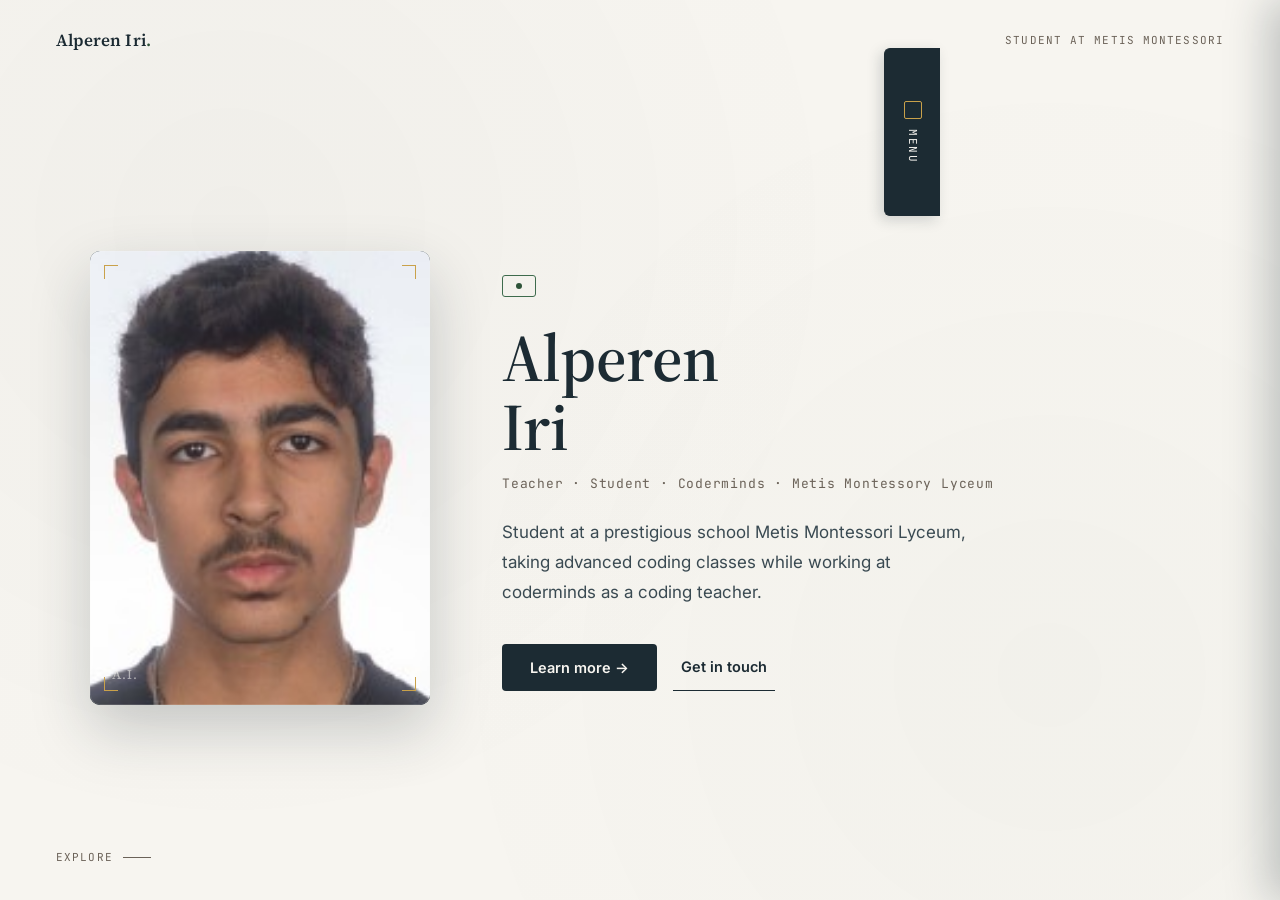
<file: index.html>
<!DOCTYPE html>
<html lang="en">
<head>
<meta charset="UTF-8">
<meta name="viewport" content="width=device-width, initial-scale=1.0">
<title>Alperen Iri</title>
<link rel="preconnect" href="https://fonts.googleapis.com">
<link rel="preconnect" href="https://fonts.gstatic.com" crossorigin>
<link href="https://fonts.googleapis.com/css2?family=Source+Serif+4:opsz,wght@8..60,400;8..60,500;8..60,600;8..60,700&family=Inter:wght@400;500;600&family=JetBrains+Mono:wght@400;500&display=swap" rel="stylesheet">
<link rel="stylesheet" href="style.css">

</head>
<body>
 
<div class="texture"></div>
 
<div class="topbar">
  <a href="#" class="brand">Alperen Iri<span>.</span></a>
  <span class="tagline">Student at Metis Montessori</span>
</div>
 
<div class="nav-scrim" onclick="document.body.classList.remove('nav-open')"></div>
<nav class="nav-tab">
  <button class="tab-trigger" onclick="document.body.classList.add('nav-open')" aria-label="Open menu">
    <div class="tab-mark"><svg viewBox="0 0 16 16"><path d="M2 8l4 4 8-8"/></svg></div>
    <span class="stamp-text">Menu</span>
  </button>
  <div class="nav-panel">
    <div class="nav-panel-header">
      <span class="nav-panel-label">Roll Call</span>
      <button class="nav-close" onclick="document.body.classList.remove('nav-open')" aria-label="Close menu">✕</button>
    </div>
    <ul class="roll-call">
     <li><a href="index.html"><span class="num">01</span>Home<span class="check"><svg viewBox="0 0 16 16"><path d="M2 8l4 4 8-8"/></svg></span></a></li>
      <li><a href="about.html"><span class="num">02</span>Teaching career<span class="check"><svg viewBox="0 0 16 16"><path d="M2 8l4 4 8-8"/></svg></span></a></li>
      <li><a href="school.html" class="active"><span class="num">03</span>Education<span class="check"><svg viewBox="0 0 16 16"><path d="M2 8l4 4 8-8"/></svg></span></a></li>
      <li><a href="contact.html" class="active"><span class="num">04</span>Contact<span class="check"><svg viewBox="0 0 16 16"><path d="M2 8l4 4 8-8"/></svg></span></a></li>
    </ul>
    <div class="nav-panel-footer">
      Metis Montessori Lyceum<br>
      Coding teacher and student<br>
      Amsterdam
    </div>
  </div>
</nav>
 

<main>
  <div class="landing">
 
 
<div class="portrait-wrap">
  <div class="portrait-placeholder">
    <img src="foto.jpg" alt="Portrait">
  </div>
  <div class="portrait-monogram">A.I.</div>
  <div class="tick tl"></div>
  <div class="tick tr"></div>
  <div class="tick bl"></div>
  <div class="tick br"></div>
  <div class="portrait-frame"></div>
  <div class="wipe"></div>
</div>
 

    <div class="landing-text">
      <span class="eyebrow"></span>
      <h1>Alperen<br>Iri</h1>
      <div class="role-line">Teacher · Student · Coderminds · Metis Montessory Lyceum</div>
      <p class="intro">Student at a prestigious school Metis Montessori Lyceum, taking advanced coding classes while working at coderminds as a coding teacher.</p>
      <div class="landing-actions">
        <a href="about.html" class="btn-primary">Learn more →</a>
        <a href="about.html#contact" class="btn-ghost">Get in touch</a>
      </div>
    </div>
 
  </div>
</main>
 
<div class="scroll-cue">
  <span>Explore</span>
  <span class="line"></span>
</div>
 
</body>
</html>
</html>
</body>
</html>
</file>
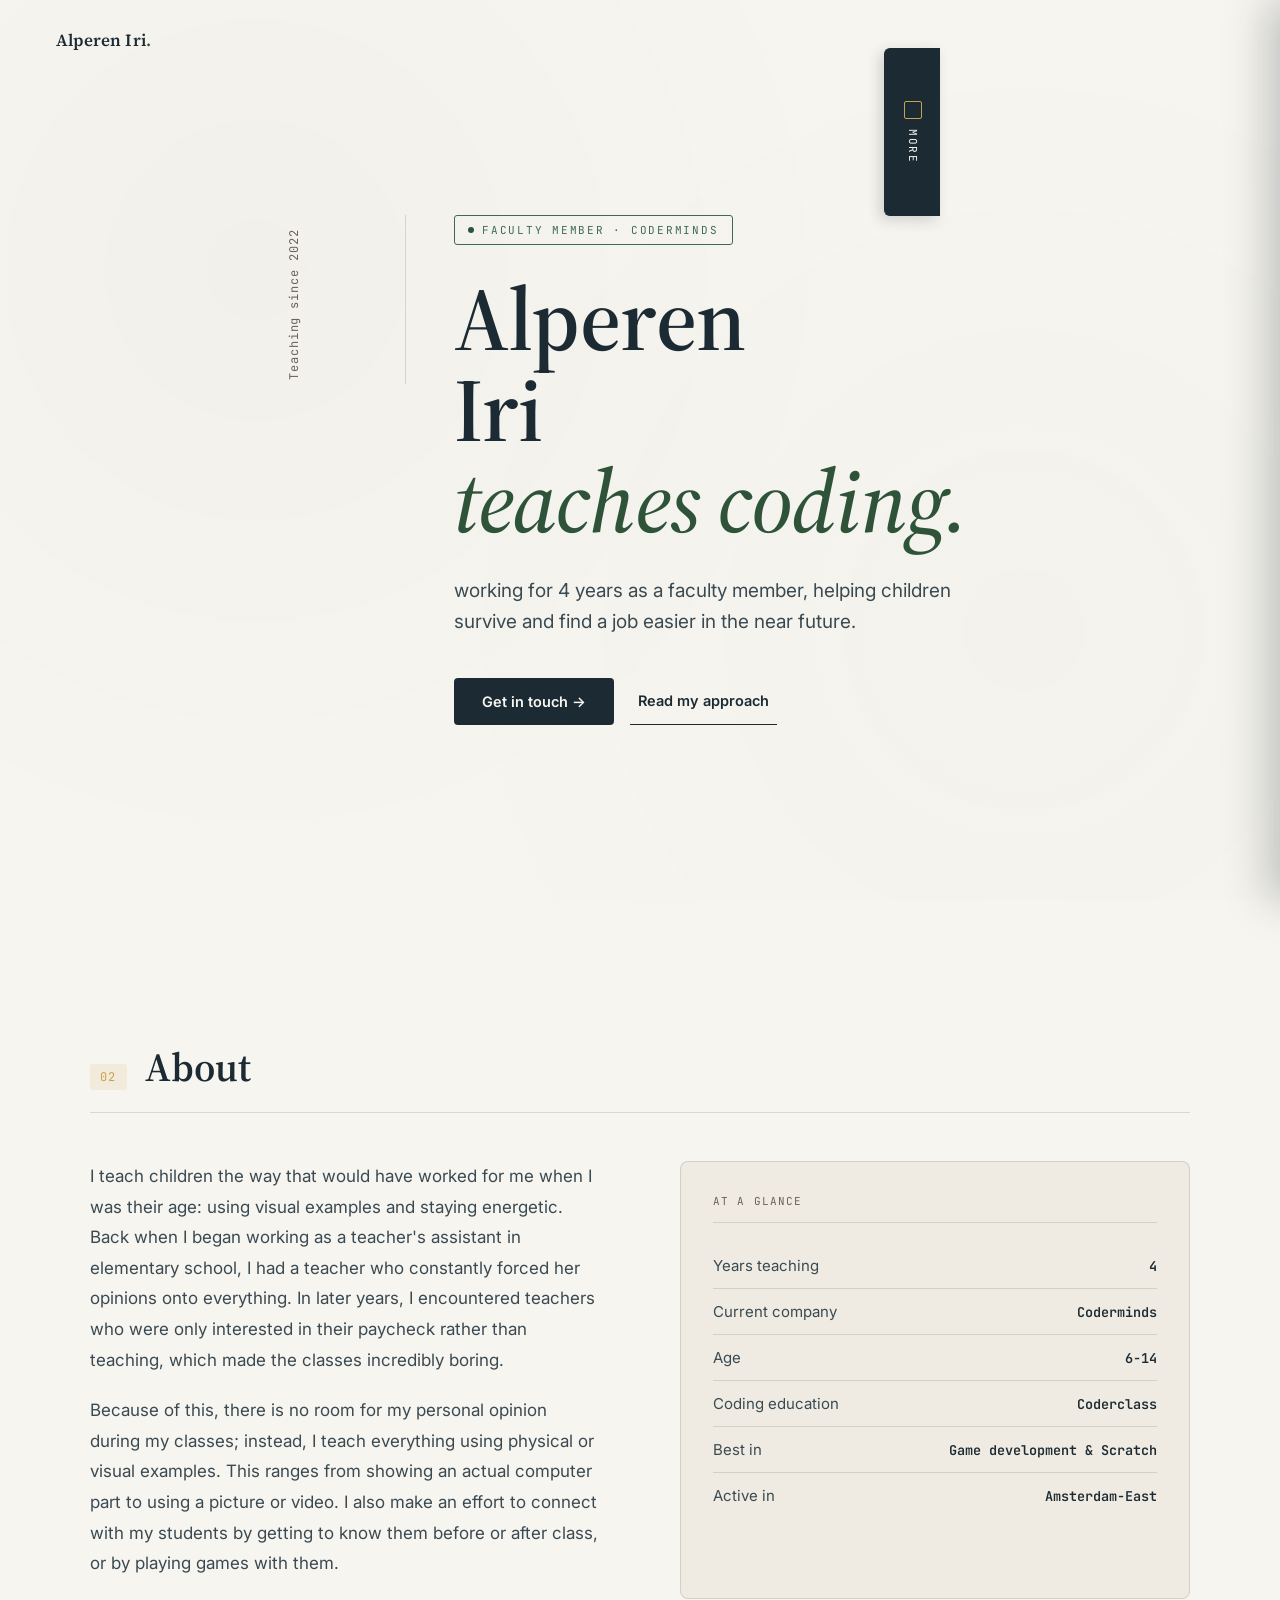
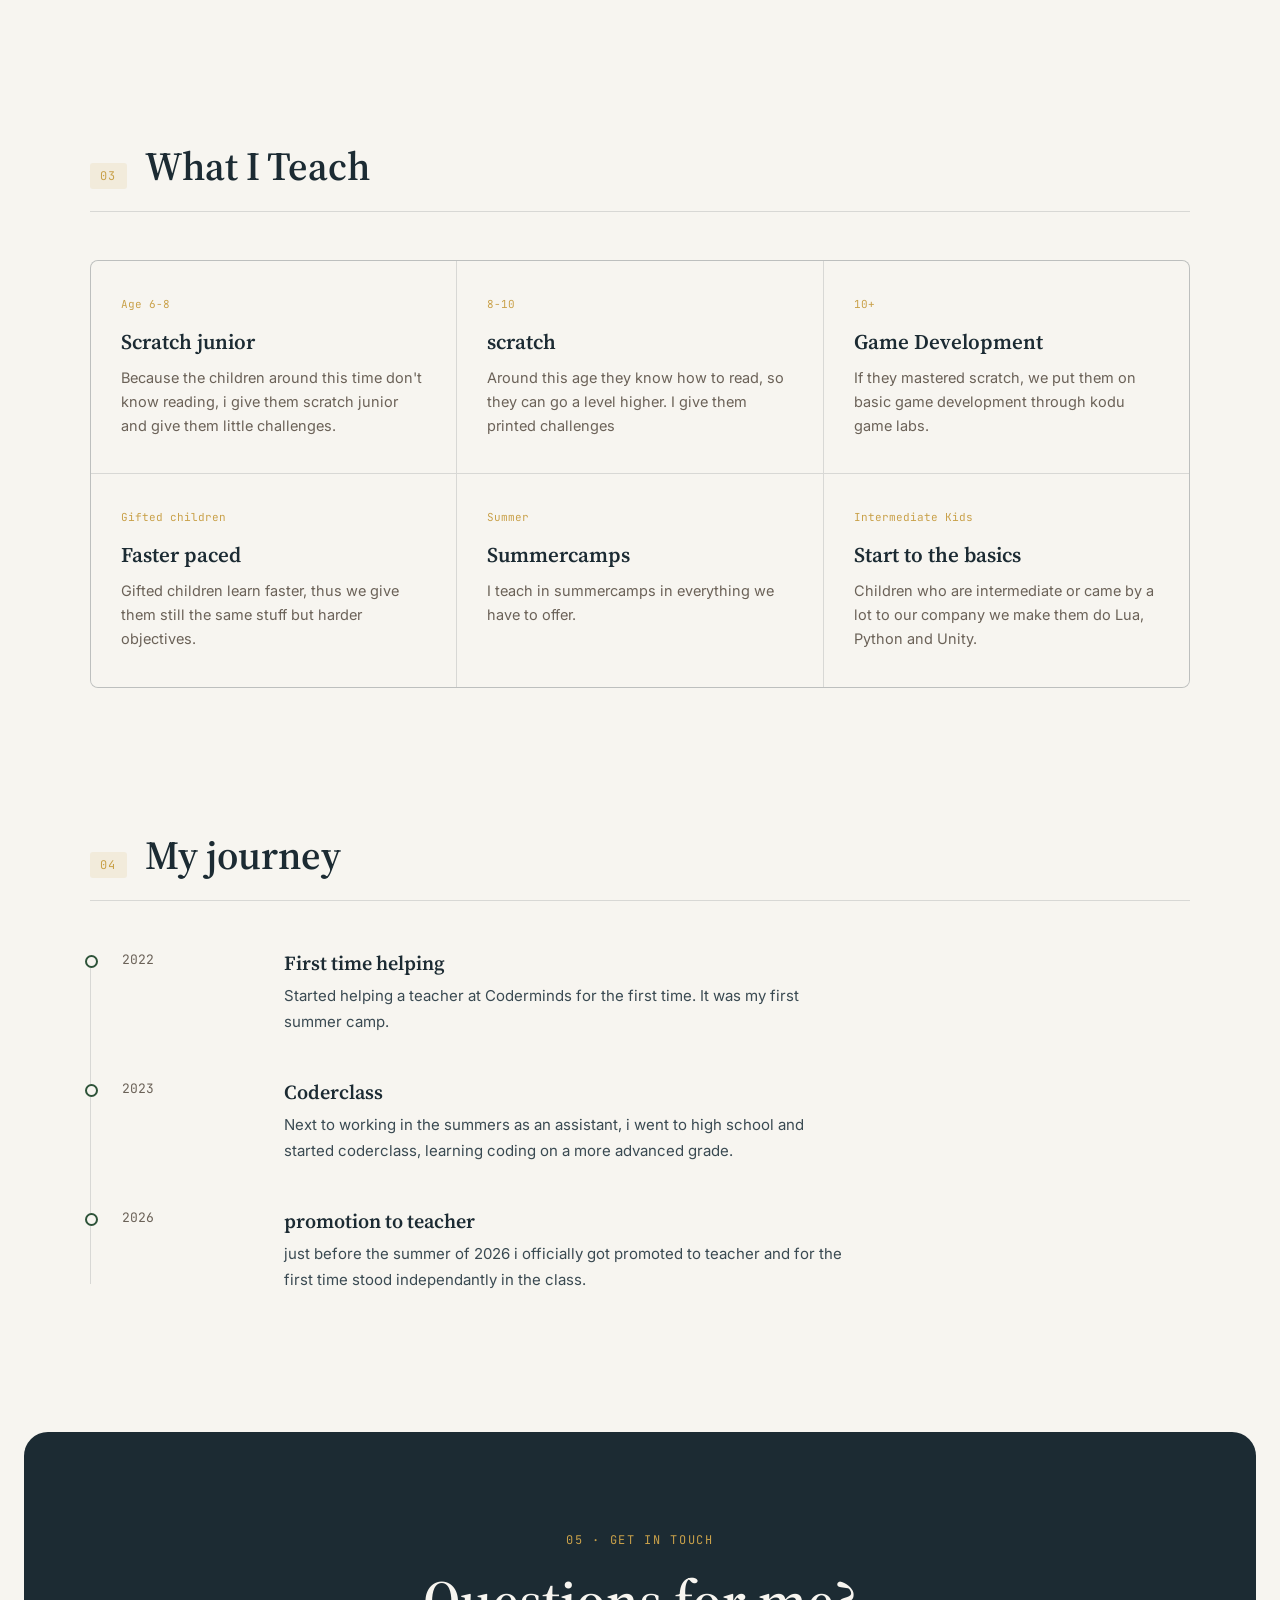
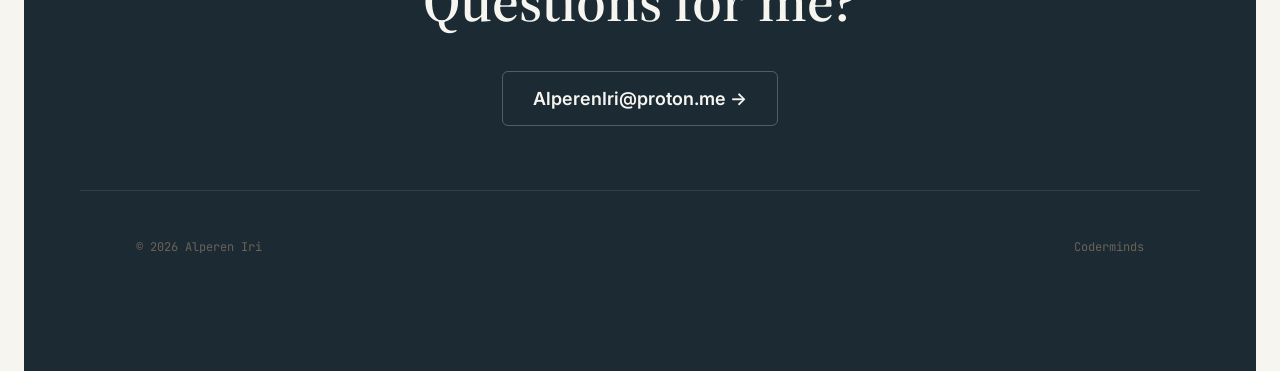
<file: about.html>
<!DOCTYPE html>
<html lang="en">
<head>
<meta charset="UTF-8">
<meta name="viewport" content="width=device-width, initial-scale=1.0">
<title>Alperen Iri</title>
<link rel="preconnect" href="https://fonts.googleapis.com">
<link rel="preconnect" href="https://fonts.gstatic.com" crossorigin>
<link href="https://fonts.googleapis.com/css2?family=Source+Serif+4:opsz,wght@8..60,400;8..60,500;8..60,600;8..60,700&family=Inter:wght@400;500;600&family=JetBrains+Mono:wght@400;500&display=swap" rel="stylesheet">
<link rel="stylesheet" href="about.css">
<script src="index.js" defer></script>
</head>
<body>

<div class="texture"></div>

<div class="topbar">
  <a href="#top" class="brand">Alperen Iri<span>.</span></a>
</div>

<div class="nav-scrim"></div>
<nav class="nav-tab">
  <button class="tab-trigger" aria-label="Open menu">
    <div class="tab-mark"><svg viewBox="0 0 16 16"><path d="M2 8l4 4 8-8"/></svg></div>
    <span class="stamp-text">More</span>
  </button>
  <div class="nav-panel">
    <div class="nav-panel-header">
      <span class="nav-panel-label">Roll Call</span>
      <button class="nav-close" aria-label="Close menu">✕</button>
    </div>
    <ul class="roll-call">
     <li><a href="index.html"><span class="num">01</span>Home<span class="check"><svg viewBox="0 0 16 16"><path d="M2 8l4 4 8-8"/></svg></span></a></li>
      <li><a href="about.html"><span class="num">02</span>Teaching career<span class="check"><svg viewBox="0 0 16 16"><path d="M2 8l4 4 8-8"/></svg></span></a></li>
      <li><a href="school.html" class="active"><span class="num">03</span>Education<span class="check"><svg viewBox="0 0 16 16"><path d="M2 8l4 4 8-8"/></svg></span></a></li>
      <li><a href="contact.html" class="active"><span class="num">04</span>Contact<span class="check"><svg viewBox="0 0 16 16"><path d="M2 8l4 4 8-8"/></svg></span></a></li>
    </ul>
    <div class="nav-panel-footer">
      Metis Montessori Lyceum<br>
      Coding teacher and student<br>
      Amsterdam
    </div>
  </div>
</nav>

<main>

  <section class="hero" id="top">
    <div class="container">
      <div class="hero-grid">
        <div class="hero-margin"><span class="since">Teaching since 2022</span></div>
        <div>
          <span class="hero-stamp">Faculty member · Coderminds</span>
          <h1>Alperen<br>Iri<br><em>teaches coding.</em></h1>
          <p class="hero-sub">working for 4 years as a faculty member, helping children survive and find a job easier in the near future.</p>
          <div class="hero-actions">
            <a href="#contact" class="btn-primary">Get in touch →</a>
            <a href="#about" class="btn-ghost">Read my approach</a>
          </div>
        </div>
      </div>
    </div>
  </section>

  <section class="about" id="about">
    <div class="container">
      <div class="section-head">
        <span class="label">02</span>
        <h2>About</h2>
      </div>
      <div class="about-grid">
        <div class="about-text">
          <p>I teach children the way that would have worked for me when I was their age: using visual examples and staying energetic. Back when I began working as a teacher's assistant in elementary school, I had a teacher who constantly forced her opinions onto everything. In later years, I encountered teachers who were only interested in their paycheck rather than teaching, which made the classes incredibly boring.</p>
          <p>Because of this, there is no room for my personal opinion during my classes; instead, I teach everything using physical or visual examples. This ranges from showing an actual computer part to using a picture or video. I also make an effort to connect with my students by getting to know them before or after class, or by playing games with them.</p>
        </div>
        <div class="roster">
          <div class="roster-title">At a Glance</div>
          <div class="roster-row"><span class="k">Years teaching</span><span class="v">4</span></div>
          <div class="roster-row"><span class="k">Current company</span><span class="v">Coderminds</span></div>
          <div class="roster-row"><span class="k">Age</span><span class="v">6-14</span></div>
          <div class="roster-row"><span class="k">Coding education</span><span class="v">Coderclass</span></div>
          <div class="roster-row"><span class="k">Best in</span><span class="v">Game development &amp; Scratch</span></div>
          <div class="roster-row"><span class="k">Active in</span><span class="v">Amsterdam-East</span></div>
        </div>
      </div>
    </div>
  </section>

  <section class="subjects" id="subjects">
    <div class="container">
      <div class="section-head">
        <span class="label">03</span>
        <h2>What I Teach</h2>
      </div>
      <div class="subject-cards">
        <div class="subject-card">
          <div class="period">Age 6-8</div>
          <h3>Scratch junior</h3>
          <p>Because the children around this time don't know reading, i give them scratch junior and give them little challenges.</p>
        </div>
        <div class="subject-card">
          <div class="period">8-10</div>
          <h3>scratch</h3>
          <p>Around this age they know how to read, so they can go a level higher. I give them printed challenges</p>
        </div>
        <div class="subject-card">
          <div class="period">10+</div>
          <h3>Game Development</h3>
          <p>If they mastered scratch, we put them on basic game development through kodu game labs.</p>
        </div>
        <div class="subject-card">
          <div class="period">Gifted children</div>
          <h3>Faster paced</h3>
          <p>Gifted children learn faster, thus we give them still the same stuff but harder objectives.</p>
        </div>
        <div class="subject-card">
          <div class="period">Summer</div>
          <h3>Summercamps</h3>
          <p>I teach in summercamps in everything we have to offer.</p>
        </div>
        <div class="subject-card">
          <div class="period">Intermediate Kids</div>
          <h3>Start to the basics</h3>
          <p>Children who are intermediate or came by a lot to our company we make them do Lua, Python and Unity. </p>
        </div>
      </div>
    </div>
  </section>

  <section class="timeline-sec" id="journey">
    <div class="container">
      <div class="section-head">
        <span class="label">04</span>
        <h2>My journey</h2>
      </div>
      <div class="timeline">
        <div class="t-row">
          <div class="yr">2022</div>
          <div>
            <h4>First time helping</h4>
            <p>Started helping a teacher at Coderminds for the first time. It was my first summer camp.</p>
          </div>
        </div>
        <div class="t-row">
          <div class="yr">2023</div>
          <div>
            <h4>Coderclass</h4>
            <p>Next to working in the summers as an assistant, i went to high school and started coderclass, learning coding on a more advanced grade.</p>
          </div>
        </div>
        <div class="t-row">
          <div class="yr">2026</div>
          <div>
            <h4>promotion to teacher</h4>
            <p>just before the summer of 2026 i officially got promoted to teacher and for the first time stood independantly in the class.</p>
          </div>
        </div>
      </div>
    </div>
  </section>

</main>

<section class="contact" id="contact">
  <div class="container">
    <div class="label">05 · Get in Touch</div>
    <h2>Questions for me?</h2>
    <a href="mailto:AlperenIri@proton.me" class="contact-email">AlperenIri@proton.me →</a>
  </div>
  <footer>
    <span>© 2026 Alperen Iri</span>
    <span>Coderminds</span>
  </footer>
</section>

</body>
</html>
</file>
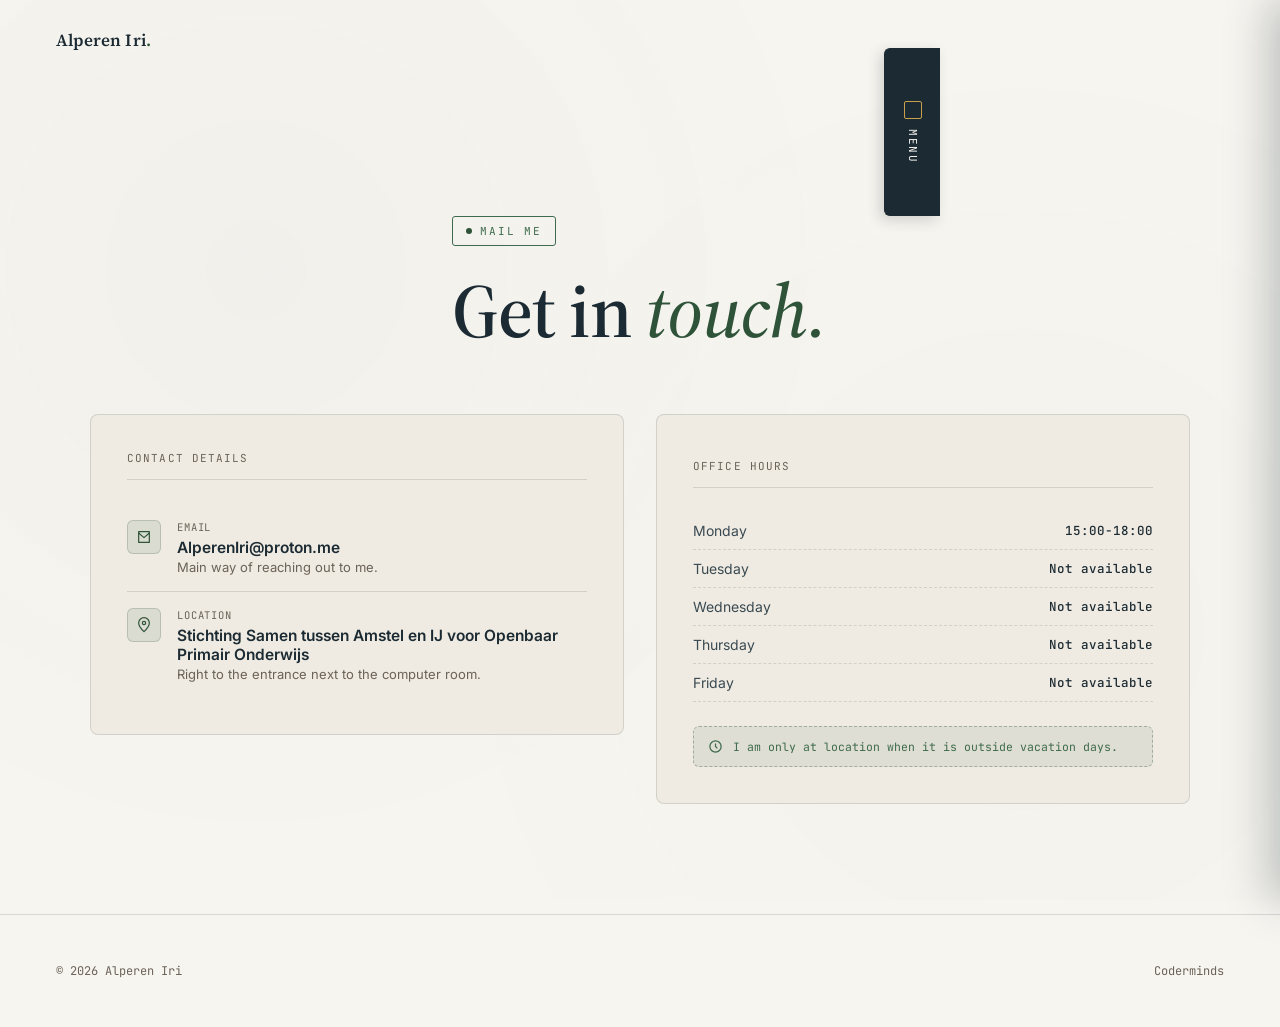
<file: contact.html>
<!DOCTYPE html>
<html lang="en">
<head>
<meta charset="UTF-8">
<meta name="viewport" content="width=device-width, initial-scale=1.0">
<title>Alperen Iri</title>
<link rel="preconnect" href="https://fonts.googleapis.com">
<link rel="preconnect" href="https://fonts.gstatic.com" crossorigin>
<link href="https://fonts.googleapis.com/css2?family=Source+Serif+4:opsz,wght@8..60,400;8..60,500;8..60,600;8..60,700&family=Inter:wght@400;500;600&family=JetBrains+Mono:wght@400;500&display=swap" rel="stylesheet">
<link rel="stylesheet" href="contact.css">
</head>
<body>
 
<div class="texture"></div>
 
<!-- TOP BAR -->
<div class="topbar">
  <a href="index.html" class="brand">Alperen Iri<span>.</span></a>
</div>
 
<!-- GRADEBOOK NAV -->
<div class="nav-scrim" onclick="document.body.classList.remove('nav-open')"></div>
<nav class="nav-tab">
  <button class="tab-trigger" onclick="document.body.classList.add('nav-open')" aria-label="Open menu">
    <div class="tab-mark"><svg viewBox="0 0 16 16"><path d="M2 8l4 4 8-8"/></svg></div>
    <span class="stamp-text">Menu</span>
  </button>
  <div class="nav-panel">
    <div class="nav-panel-header">
      <span class="nav-panel-label">Roll Call</span>
      <button class="nav-close" onclick="document.body.classList.remove('nav-open')" aria-label="Close menu">✕</button>
    </div>
    <ul class="roll-call">
     <li><a href="index.html"><span class="num">01</span>Home<span class="check"><svg viewBox="0 0 16 16"><path d="M2 8l4 4 8-8"/></svg></span></a></li>
      <li><a href="about.html"><span class="num">02</span>Teaching career<span class="check"><svg viewBox="0 0 16 16"><path d="M2 8l4 4 8-8"/></svg></span></a></li>
      <li><a href="school.html" class="active"><span class="num">03</span>Education<span class="check"><svg viewBox="0 0 16 16"><path d="M2 8l4 4 8-8"/></svg></span></a></li>
      <li><a href="contact.html" class="active"><span class="num">04</span>Contact<span class="check"><svg viewBox="0 0 16 16"><path d="M2 8l4 4 8-8"/></svg></span></a></li>
    </ul>
    <div class="nav-panel-footer">
      Metis Montessori Lyceum<br>
      Coding teacher and student<br>
      Amsterdam4
    </div>
  </div>
</nav>
 
<main>
 
  <!-- PAGE HERO -->
  <section class="page-hero">
    <div class="container">
      <span class="page-hero-stamp">mail me</span>
      <h1>Get in <em>touch.</em></h1>
    </div>
  </section>
 
  <!-- MAIN CONTACT -->
  <section class="contact-main">
    <div class="container">
      <div class="contact-grid">
 
        <!-- INFO CARD -->
        <div class="info-card">
          <div class="card-title">Contact Details</div>

          <div class="info-row">
            <div class="icon"><svg viewBox="0 0 24 24"><path d="M4 4h16v16H4z" stroke-linejoin="round"/><path d="M4 6l8 7 8-7" stroke-linejoin="round"/></svg></div>
            <div>
              <div class="label">Email</div>
              <div class="value"><a href="mailto:m.ellison@lincolnhs.edu">AlperenIri@proton.me</a></div>
              <div class="sub">Main way of reaching out to me.</div>
            </div>
          </div>


          <div class="info-row">
            <div class="icon"><svg viewBox="0 0 24 24"><path d="M12 22s8-7.5 8-13a8 8 0 1 0-16 0c0 5.5 8 13 8 13z" stroke-linejoin="round"/><circle cx="12" cy="9" r="2.5"/></svg></div>
            <div>
              <div class="label">Location</div>
              <div class="value">Stichting Samen tussen Amstel en IJ voor Openbaar Primair Onderwijs</div>
              <div class="sub">Right to the entrance next to the computer room.</div>
            </div>
          </div>
        </div>

        <div class="info-card hours-table">
          <div class="card-title">Office Hours</div>
          <div class="hours-row"><span class="day">Monday</span><span class="time closed">15:00-18:00</span></div>
          <div class="hours-row"><span class="day">Tuesday</span><span class="time">Not available</span></div>
          <div class="hours-row"><span class="day">Wednesday</span><span class="time closed">Not available</span></div>
          <div class="hours-row"><span class="day">Thursday</span><span class="time">Not available</span></div>
          <div class="hours-row"><span class="day">Friday</span><span class="time closed">Not available</span></div>

          <div class="stamp-note">
            <svg viewBox="0 0 24 24"><circle cx="12" cy="12" r="9"/><path d="M12 7v5l3 3"/></svg>
            I am only at location when it is outside vacation days.
          </div>
        </div>
        <!-- FORM -->
<!--       <form class="note-form" id="contactForm">
          <div class="field-row">
            <div class="field">
              <label for="name">Your Name</label>
              <input type="text" id="name" name="name" placeholder="Jane Smith" required>
            </div>
            <div class="field">
              <label for="email">Your Email</label>
              <input type="email" id="email" name="email" placeholder="jane@example.com" required>
            </div>
          </div>
 
          <div class="field">
            <label for="role">I am a...</label>
            <select id="role" name="role">
              <option>Current Student</option>
              <option>Parent / Guardian</option>
              <option>Colleague</option>
              <option>Other</option>
            </select>
          </div>
 
          <div class="field">
            <label for="subject">Subject</label>
            <input type="text" id="subject" name="subject" placeholder="Question about Thursday's homework" required>
          </div>
 
          <div class="field">
            <label for="message">Message</label>
            <textarea id="message" name="message" placeholder="Write your note here..." required></textarea>
          </div>
 
          <div class="submit-row">
            <button type="submit" class="btn-primary">Send note →</button>
            <span class="privacy-note">Sent directly to my school email. I won't share your info.</span>
          </div>
 
          <div class="form-status" id="formStatus">
            <svg viewBox="0 0 16 16"><path d="M2 8l4 4 8-8"/></svg>
            <span>Noted — thank you. I'll reply within 1–2 school days.</span>
          </div>
        </form>
 --> 
      </div>
    </div>
  </section>
  </section>
 
</main>
 
<footer class="site-footer">
  <span>© 2026 Alperen Iri</span>
  <span>Coderminds</span>
</footer>
 
<script>
  document.getElementById('contactForm').addEventListener('submit', function(e){
    e.preventDefault();
    document.getElementById('formStatus').classList.add('show');
    this.reset();
  });
</script>
 
</body>
</html>
</file>
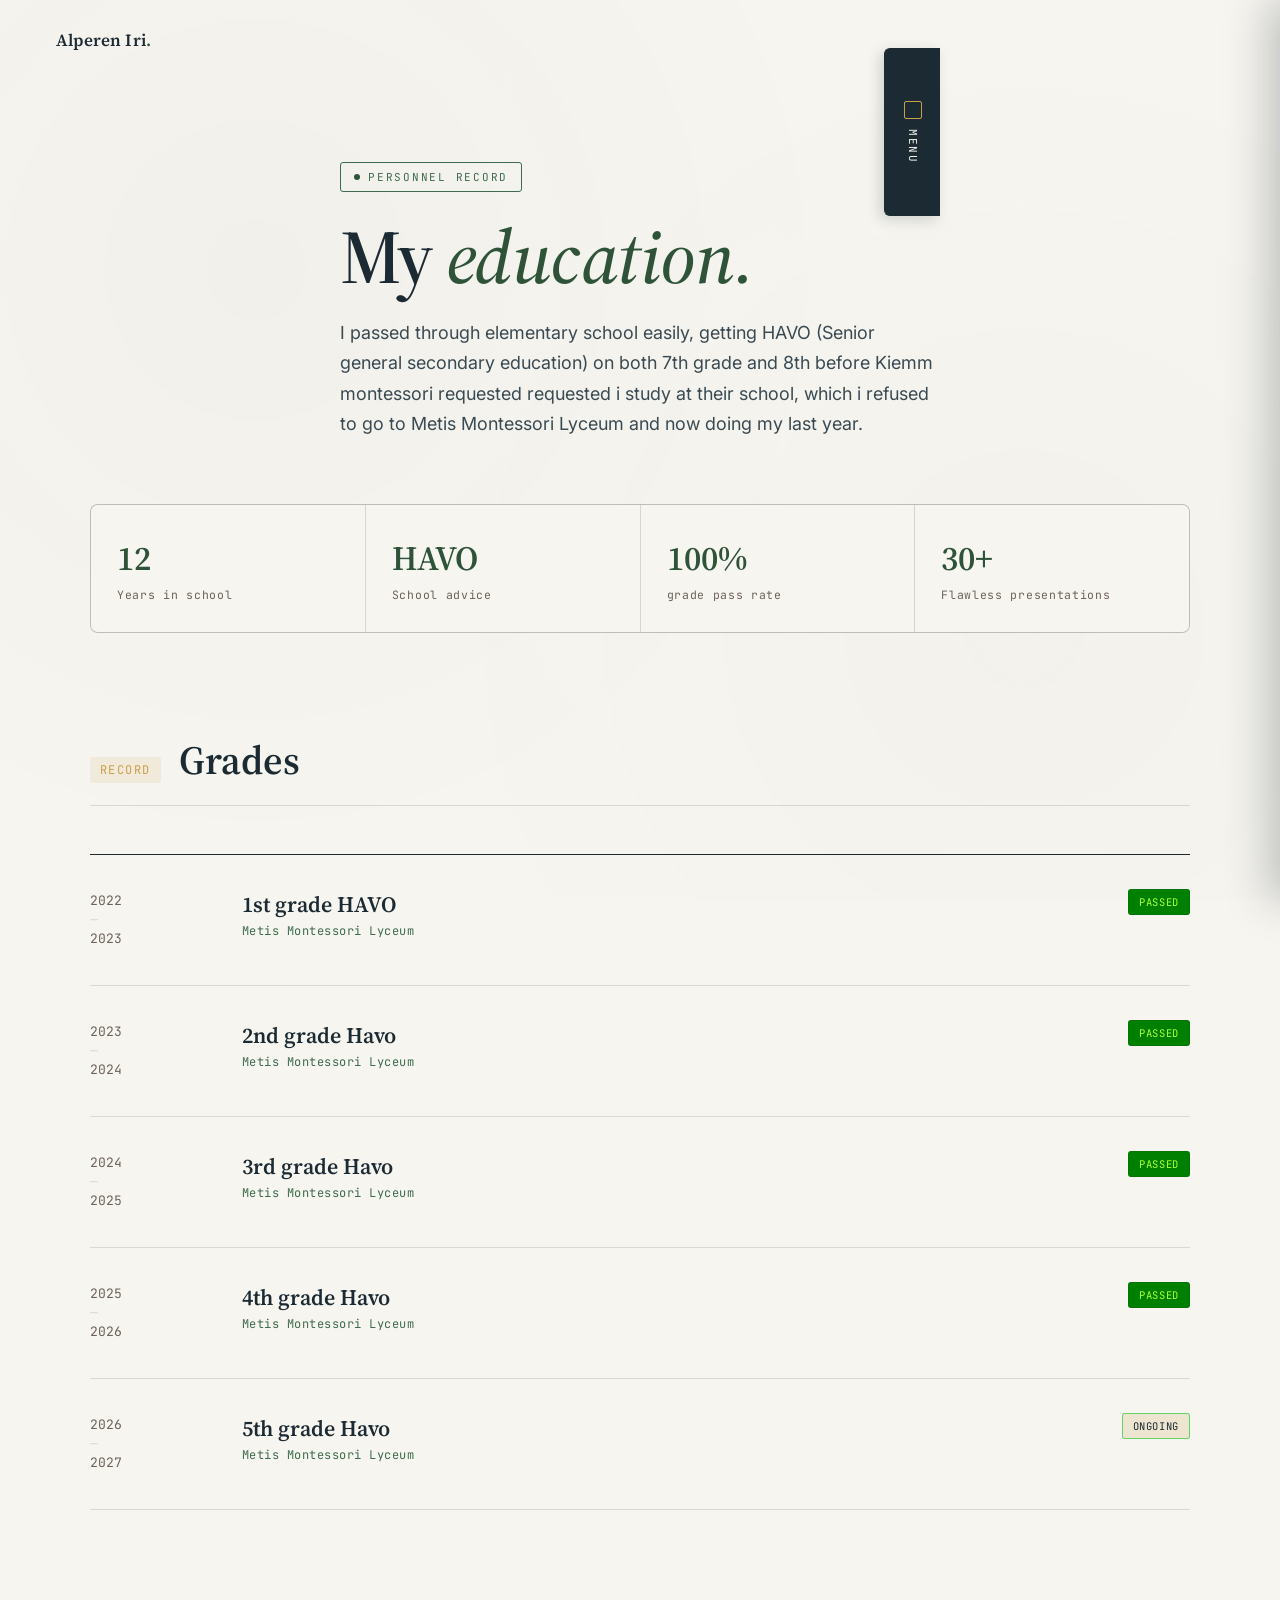
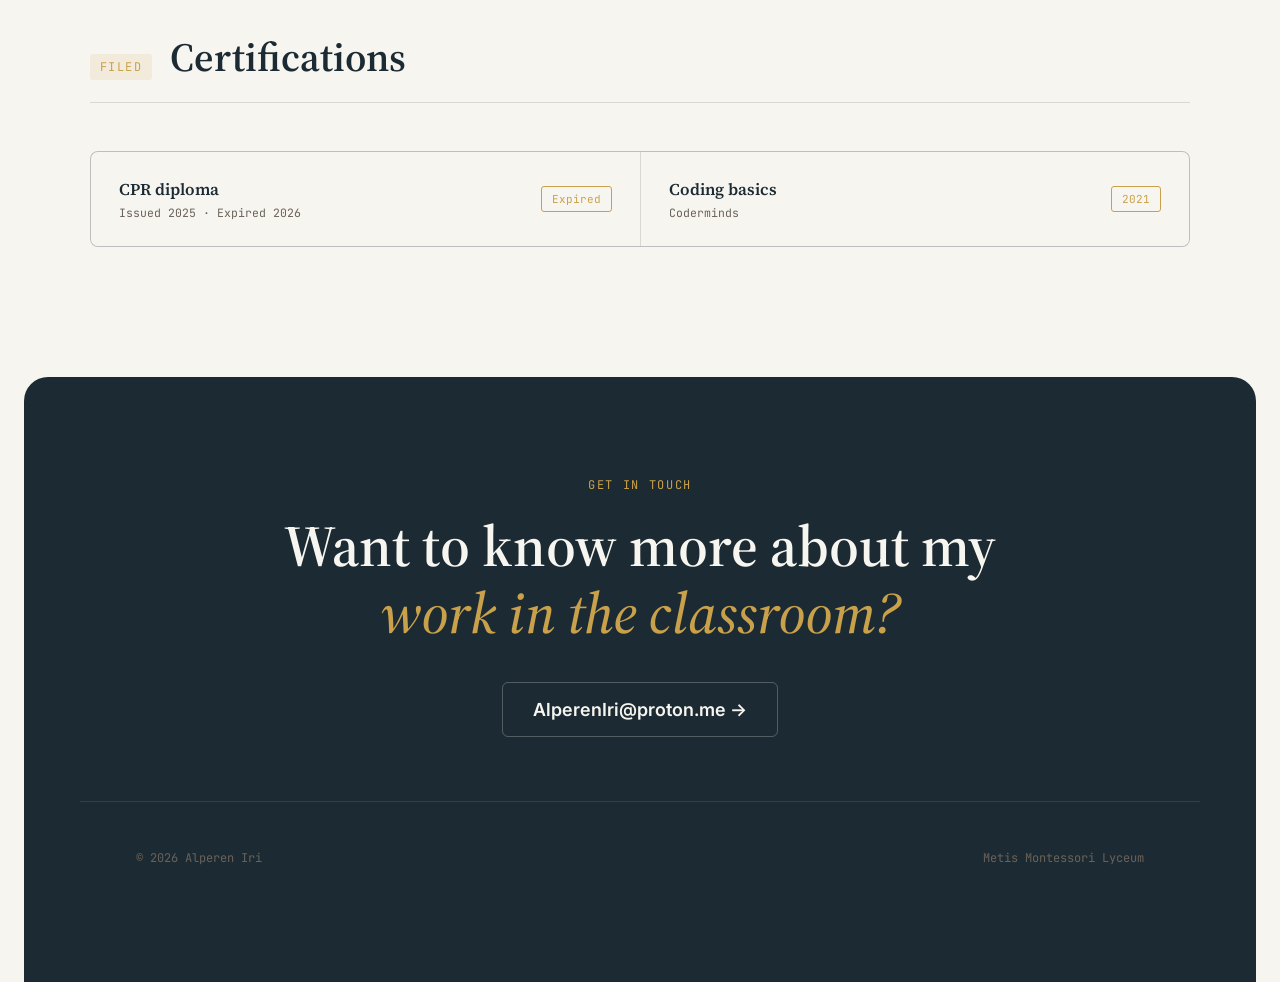
<file: school.html>
<!DOCTYPE html>
<html lang="en">
<head>
<meta charset="UTF-8">
<meta name="viewport" content="width=device-width, initial-scale=1.0">
<title>Alperen Iri</title>
<link rel="preconnect" href="https://fonts.googleapis.com">
<link rel="preconnect" href="https://fonts.gstatic.com" crossorigin>
<link href="https://fonts.googleapis.com/css2?family=Source+Serif+4:opsz,wght@8..60,400;8..60,500;8..60,600;8..60,700&family=Inter:wght@400;500;600&family=JetBrains+Mono:wght@400;500&display=swap" rel="stylesheet">
<link rel="stylesheet" href="school.css">
</head>
<body>
 
<div class="texture"></div>
 
<!-- TOP BAR -->
<div class="topbar">
  <a href="index.html" class="brand">Alperen Iri<span>.</span></a>
</div>
 
<!-- GRADEBOOK NAV -->
<div class="nav-scrim" onclick="document.body.classList.remove('nav-open')"></div>
<nav class="nav-tab">
  <button class="tab-trigger" onclick="document.body.classList.add('nav-open')" aria-label="Open menu">
    <div class="tab-mark"><svg viewBox="0 0 16 16"><path d="M2 8l4 4 8-8"/></svg></div>
    <span class="stamp-text">Menu</span>
  </button>
  <div class="nav-panel">
    <div class="nav-panel-header">
      <span class="nav-panel-label">Roll Call</span>
      <button class="nav-close" onclick="document.body.classList.remove('nav-open')" aria-label="Close menu">✕</button>
    </div>
    <ul class="roll-call">
     <li><a href="index.html"><span class="num">01</span>Home<span class="check"><svg viewBox="0 0 16 16"><path d="M2 8l4 4 8-8"/></svg></span></a></li>
      <li><a href="about.html"><span class="num">02</span>Teaching career<span class="check"><svg viewBox="0 0 16 16"><path d="M2 8l4 4 8-8"/></svg></span></a></li>
      <li><a href="school.html" class="active"><span class="num">03</span>Education<span class="check"><svg viewBox="0 0 16 16"><path d="M2 8l4 4 8-8"/></svg></span></a></li>
      <li><a href="contact.html" class="active"><span class="num">04</span>Contact<span class="check"><svg viewBox="0 0 16 16"><path d="M2 8l4 4 8-8"/></svg></span></a></li>
    </ul>
    <div class="nav-panel-footer">
      Metis Montessori Lyceum<br>
      Coding teacher and student<br>
      Amsterdam
  </div>
</nav>
 
<main>
 
  <!-- PAGE HERO -->
  <section class="page-hero">
    <div class="container">
      <span class="page-hero-stamp">Personnel Record</span>
      <h1>My <em>education.</em></h1>
      <p>I passed through elementary school easily, getting HAVO (Senior general secondary education) on both 7th grade and 8th before Kiemm montessori requested requested i study at their school, which i refused to go to Metis Montessori Lyceum and now doing my last year.</p>
    </div>
  </section>
 
  <!-- SUMMARY STRIP -->
  <section class="summary-strip">
    <div class="container">
      <div class="summary-grid">
        <div class="summary-cell">
          <div class="num">12</div>
          <div class="cap">Years in school</div>
        </div>
        <div class="summary-cell">
          <div class="num">HAVO</div>
          <div class="cap">School advice</div>
        </div>
        <div class="summary-cell">
          <div class="num">100%</div>
          <div class="cap">grade pass rate</div>
        </div>
        <div class="summary-cell">
          <div class="num">30+</div>
          <div class="cap">Flawless presentations</div>
        </div>
      </div>
    </div>
  </section>
 
  <!-- CAREER TIMELINE -->
  <section class="career-sec">
    <div class="container">
      <div class="section-head">
        <span class="label">Record</span>
        <h2>Grades</h2>
      </div>
 
      <div class="transcript">
 
        <div class="t-entry">
          <div class="yr">2022<span class="to">—</span>2023</div>
          <div class="body">
            <h4>1st grade HAVO</h4>
            <div class="org">Metis Montessori Lyceum</div>
          </div>
          <div class="tag-col">
            <span class="tag">passed</span>
          </div>
        </div>
 
        <div class="t-entry">
          <div class="yr">2023<span class="to">—</span>2024</div>
          <div class="body">
            <h4>2nd grade Havo</h4>
            <div class="org">Metis Montessori Lyceum</div>
          </div>
          <div class="tag-col">
            <span class="tag">Passed</span>
          </div>
        </div>
 
        <div class="t-entry">
          <div class="yr">2024<span class="to">—</span>2025</div>
          <div class="body">
            <h4>3rd grade Havo</h4>
            <div class="org">Metis Montessori Lyceum</div>
          </div>
          <div class="tag-col">
            <span class="tag">Passed</span>
          </div>
        </div>
 
         <div class="t-entry">
          <div class="yr">2025<span class="to">—</span>2026</div>
          <div class="body">
            <h4>4th grade Havo</h4>
            <div class="org">Metis Montessori Lyceum</div>
          </div>
          <div class="tag-col">
            <span class="tag">Passed</span>
          </div>
        </div>
 
        <div class="t-entry">
          <div class="yr">2026<span class="to">—</span>2027</div>
          <div class="body">
            <h4>5th grade Havo</h4>
            <div class="org">Metis Montessori Lyceum</div>
          </div>
          <div class="tag-col">
            <span class="tag gold">ongoing</span>
          </div>
        </div>
 
      </div>
    </div>
  </section>
 
  <!-- CREDENTIALS -->
  <section class="credentials">
    <div class="container">
      <div class="section-head">
        <span class="label">Filed</span>
        <h2>Certifications</h2>
      </div>
      <div class="cred-list">
        <div class="cred-item">
          <div>
            <div class="name">CPR diploma</div>
            <div class="meta">Issued 2025 · Expired 2026</div>
          </div>
          <span class="yr-badge">Expired</span>
        </div>
        <div class="cred-item">
          <div>
            <div class="name">Coding basics</div>
            <div class="meta">Coderminds</div>
          </div>
          <span class="yr-badge">2021</span>
        </div>
      </div>
    </div>
  </section>
 
</main>
 
<!-- CONTACT -->
<section class="contact" id="contact">
  <div class="container">
    <div class="label">Get in Touch</div>
    <h2>Want to know more about my <em>work in the classroom?</em></h2>
    <a href="mailto:AlperenIri@proton.me" class="contact-email">AlperenIri@proton.me →</a>
  </div>
  <footer>
    <span>© 2026 Alperen Iri</span>
    <span>Metis Montessori Lyceum</span>
  </footer>
</section>
 
</body>
</html>
</file>
<file: style.css>
:root{
    --paper:#F7F5F0;
    --paper-deep:#EFEBE2;
    --ink:#1C2B33;
    --ink-soft:#3A4A52;
    --green:#2E5339;
    --green-soft:#3E6B4D;
    --gold:#C9A14A;
    --grey:#6B6258;
    --rule: rgba(28,43,51,0.14);
    --serif: 'Source Serif 4', Georgia, serif;
    --sans: 'Inter', -apple-system, sans-serif;
    --mono: 'JetBrains Mono', monospace;
  }
 
  *{margin:0;padding:0;box-sizing:border-box;}
  html{scroll-behavior:smooth;}
 
  body{
    background:var(--paper);
    color:var(--ink);
    font-family:var(--sans);
    -webkit-font-smoothing:antialiased;
    overflow-x:hidden;
    height:100vh;
  }
 
  @media (prefers-reduced-motion: reduce){
    *{animation-duration:0.01ms !important; animation-iteration-count:1 !important; transition-duration:0.01ms !important; scroll-behavior:auto !important;}
  }
 
  a{color:inherit; text-decoration:none;}
  ::selection{background:var(--gold); color:var(--ink);}
 
  .texture{
    position:fixed; inset:0; pointer-events:none; z-index:0;
    background-image:
      radial-gradient(circle at 18% 25%, rgba(28,43,51,0.03) 0%, transparent 50%),
      radial-gradient(circle at 82% 75%, rgba(46,83,57,0.025) 0%, transparent 50%);
  }
 
  /* ===================================================
     GRADEBOOK TAB NAVIGATION (shared component)
     =================================================== */
 
  .nav-tab{
    position:fixed; top:0; right:0; height:100vh; z-index:100;
    display:flex; align-items:flex-start;
  }
 
  .tab-trigger{
    position:relative;
    margin-top:48px;
    width:56px; height:168px;
    background:var(--ink);
    border-radius:6px 0 0 6px;
    border:1px solid var(--ink);
    border-right:none;
    cursor:pointer;
    display:flex; flex-direction:column; align-items:center; justify-content:center; gap:10px;
    box-shadow:-4px 4px 14px rgba(28,43,51,0.18);
    transition:width 0.45s cubic-bezier(.65,0,.35,1), background 0.3s ease;
    overflow:hidden;
  }
  .tab-trigger:hover{ width:60px; }
 
  .tab-trigger .stamp-text{
    writing-mode:vertical-rl;
    font-family:var(--mono);
    font-size:11px;
    letter-spacing:0.14em;
    color:var(--paper);
    text-transform:uppercase;
  }
 
  .tab-trigger .tab-mark{
    width:18px; height:18px;
    border:1.5px solid var(--gold);
    border-radius:2px;
    display:flex; align-items:center; justify-content:center;
    flex-shrink:0;
  }
  .tab-trigger .tab-mark svg{
    width:11px; height:11px;
    stroke:var(--gold); stroke-width:2.5; fill:none;
    stroke-dasharray:20; stroke-dashoffset:20;
    transition:stroke-dashoffset 0.4s ease 0.1s;
  }
  body.nav-open .tab-trigger .tab-mark svg{ stroke-dashoffset:0; }
  body.nav-open .tab-trigger{ width:0; border-width:0; margin-right:0; box-shadow:none; }
 
  .nav-panel{
    position:relative; height:100vh; width:340px; max-width:84vw;
    background:var(--ink);
    transform:translateX(100%);
    transition:transform 0.5s cubic-bezier(.65,0,.35,1);
    padding:56px 44px;
    display:flex; flex-direction:column;
    box-shadow:-12px 0 40px rgba(28,43,51,0.25);
  }
  body.nav-open .nav-panel{ transform:translateX(0); }
 
  .nav-panel-header{
    display:flex; align-items:center; justify-content:space-between;
    margin-bottom:52px;
  }
 
  .nav-panel-label{
    font-family:var(--mono); font-size:11px; letter-spacing:0.14em;
    text-transform:uppercase; color:var(--gold);
  }
 
  .nav-close{
    width:32px;height:32px; border:1px solid rgba(247,245,240,0.3);
    border-radius:50%; background:transparent; color:var(--paper); cursor:pointer;
    display:flex;align-items:center;justify-content:center; font-size:16px;
    transition:background 0.25s ease, transform 0.25s ease;
  }
  .nav-close:hover{ background:rgba(247,245,240,0.12); transform:rotate(90deg); }
 
  .roll-call{ list-style:none; display:flex; flex-direction:column; gap:4px; }
 
  .roll-call li{
    opacity:0; transform:translateX(16px);
    transition:opacity 0.4s ease, transform 0.4s ease;
  }
  body.nav-open .roll-call li{ opacity:1; transform:translateX(0); }
  body.nav-open .roll-call li:nth-child(1){ transition-delay:0.12s; }
  body.nav-open .roll-call li:nth-child(2){ transition-delay:0.18s; }
  body.nav-open .roll-call li:nth-child(3){ transition-delay:0.24s; }
  body.nav-open .roll-call li:nth-child(4){ transition-delay:0.30s; }
  body.nav-open .roll-call li:nth-child(5){ transition-delay:0.36s; }
 
  .roll-call a{
    display:flex; align-items:baseline; gap:14px;
    padding:15px 4px;
    border-bottom:1px solid rgba(247,245,240,0.12);
    font-family:var(--serif); font-size:24px; font-weight:500;
    color:var(--paper); position:relative;
  }
 
  .roll-call .num{ font-family:var(--mono); font-size:12px; color:var(--grey); flex-shrink:0; }
 
  .roll-call .check{ margin-left:auto; width:16px;height:16px; flex-shrink:0; }
  .roll-call .check svg{
    width:16px;height:16px; stroke:var(--gold); stroke-width:2.5; fill:none;
    stroke-dasharray:22; stroke-dashoffset:22;
    transition:stroke-dashoffset 0.35s ease;
  }
  .roll-call a:hover .check svg{ stroke-dashoffset:0; }
  .roll-call a:hover{ color:var(--gold); }
  .roll-call a:hover .num{ color:var(--gold); }
 
  .nav-panel-footer{
    margin-top:auto; padding-top:32px;
    border-top:1px solid rgba(247,245,240,0.12);
    font-family:var(--mono); font-size:11px; color:var(--grey); line-height:1.8;
  }
 
  .nav-scrim{
    position:fixed; inset:0; background:rgba(28,43,51,0.35);
    opacity:0; pointer-events:none; transition:opacity 0.4s ease; z-index:90;
  }
  body.nav-open .nav-scrim{ opacity:1; pointer-events:auto; }
 
  /* ===================================================
     TOP BAR
     =================================================== */
 
  .topbar{
    position:fixed; top:0; left:0; right:0; z-index:50;
    display:flex; align-items:center; justify-content:space-between;
    padding:28px 56px;
    pointer-events:none;
  }
  .topbar .brand{
    pointer-events:auto;
    font-family:var(--serif); font-size:17px; font-weight:600; letter-spacing:0.01em;
    opacity:0; animation:fadeIn 0.8s ease 1.4s forwards;
  }
  .topbar .brand span{ color:var(--green); }
 
  .topbar .tagline{
    pointer-events:auto;
    font-family:var(--mono); font-size:11px; letter-spacing:0.1em; text-transform:uppercase;
    color:var(--grey);
    opacity:0; animation:fadeIn 0.8s ease 1.5s forwards;
  }
 
  @keyframes fadeIn{ from{opacity:0;} to{opacity:1;} }
 
  /* ===================================================
     MAIN — photo, name, text
     =================================================== */
 
  main{
    position:relative; z-index:1;
    height:100vh;
    display:flex;
    align-items:center;
    justify-content:center;
    padding:120px 56px 64px;
  }
 
  .landing{
    display:grid;
    grid-template-columns:340px 1fr;
    gap:72px;
    align-items:center;
    max-width:1100px;
    width:100%;
  }
 
  /* ---- photo frame with wipe reveal ---- */
  .portrait-wrap{
    position:relative;
    width:100%;
    aspect-ratio:3/4;
    border-radius:10px;
    overflow:hidden;
    background:var(--ink);
    box-shadow:0 24px 60px rgba(28,43,51,0.22);
  }
 
  .portrait-frame{
    position:absolute; inset:0;
    border:1px solid rgba(247,245,240,0.14);
    border-radius:10px;
    z-index:5;
    pointer-events:none;
  }
 
  /* placeholder portrait */
.portrait-placeholder{
  position:absolute;
  inset:0;
}
 
.portrait-placeholder img{
  width:100%;
  height:100%;
  object-fit:cover;
  object-position:center top;
  display:block;
}
 
  .portrait-monogram{
    position:absolute;
    bottom:22px; left:22px;
    font-family:var(--serif);
    font-size:13px;
    letter-spacing:0.08em;
    color:rgba(247,245,240,0.55);
    z-index:4;
    opacity:0;
    animation:fadeIn 0.6s ease 1.5s forwards;
  }
 
  @keyframes portraitFade{
    from{ opacity:0; transform:scale(1.04); }
    to{ opacity:1; transform:scale(1); }
  }
 
  /* the wipe panel that reveals the photo */
  .wipe{
    position:absolute; inset:0;
    background:var(--paper);
    z-index:6;
    transform-origin:top;
    animation:wipeReveal 1.1s cubic-bezier(.76,0,.24,1) 0.15s forwards;
  }
 
  @keyframes wipeReveal{
    0%{ transform:scaleY(1); }
    100%{ transform:scaleY(0); }
  }
 
  .wipe::after{
    content:'';
    position:absolute; left:0; right:0; bottom:0;
    height:3px;
    background:var(--gold);
    opacity:0;
    animation:wipeEdge 1.1s cubic-bezier(.76,0,.24,1) 0.15s forwards;
  }
 
  @keyframes wipeEdge{
    0%{ opacity:1; }
    92%{ opacity:1; }
    100%{ opacity:0; }
  }
 
  /* corner tick marks, like a contact-sheet frame */
  .portrait-wrap .tick{
    position:absolute;
    width:14px; height:14px;
    border:1.5px solid var(--gold);
    z-index:7;
    opacity:0;
    animation:fadeIn 0.5s ease 1.25s forwards;
  }
  .tick.tl{ top:14px; left:14px; border-right:none; border-bottom:none; }
  .tick.tr{ top:14px; right:14px; border-left:none; border-bottom:none; }
  .tick.bl{ bottom:14px; left:14px; border-right:none; border-top:none; }
  .tick.br{ bottom:14px; right:14px; border-left:none; border-top:none; }
 
  /* ---- text column ---- */
  .landing-text{ padding-top:8px; }
 
  .eyebrow{
    display:inline-flex; align-items:center; gap:8px;
    font-family:var(--mono); font-size:11px; letter-spacing:0.16em; text-transform:uppercase;
    color:var(--green-soft);
    border:1px solid var(--green-soft);
    padding:7px 13px; border-radius:3px;
    margin-bottom:26px;
    opacity:0; animation:rise 0.7s ease 1.15s forwards;
  }
  .eyebrow::before{ content:''; width:6px;height:6px; border-radius:50%; background:var(--green); }
 
  .landing-text h1{
    font-family:var(--serif);
    font-weight:600;
    font-size:clamp(40px, 5.2vw, 68px);
    line-height:1.04;
    letter-spacing:-0.01em;
    color:var(--ink);
    opacity:0; animation:rise 0.8s ease 1.25s forwards;
  }
 
  .landing-text h1 em{ font-style:italic; color:var(--green); font-weight:500; }
 
  .role-line{
    margin-top:14px;
    font-family:var(--mono);
    font-size:13px;
    letter-spacing:0.06em;
    color:var(--grey);
    opacity:0; animation:rise 0.8s ease 1.35s forwards;
  }
 
  .landing-text p.intro{
    margin-top:26px;
    max-width:480px;
    font-size:17px;
    line-height:1.75;
    color:var(--ink-soft);
    opacity:0; animation:rise 0.8s ease 1.45s forwards;
  }
 
  .landing-actions{
    margin-top:36px;
    display:flex; gap:16px; align-items:center;
    opacity:0; animation:rise 0.8s ease 1.55s forwards;
  }
 
  .btn-primary{
    background:var(--ink); color:var(--paper);
    font-family:var(--sans); font-weight:600; font-size:14.5px;
    padding:15px 28px; border-radius:4px;
    display:inline-flex; align-items:center; gap:10px;
    transition:background 0.25s ease, transform 0.25s ease;
  }
  .btn-primary:hover{ background:var(--green); transform:translateY(-2px); }
 
  .btn-ghost{
    font-family:var(--sans); font-weight:600; font-size:14.5px; color:var(--ink);
    padding:15px 8px; border-bottom:1.5px solid var(--ink);
    transition:color 0.25s ease, border-color 0.25s ease;
  }
  .btn-ghost:hover{ color:var(--green); border-color:var(--green); }
 
  @keyframes rise{
    from{ opacity:0; transform:translateY(16px); }
    to{ opacity:1; transform:translateY(0); }
  }
 
  /* scroll cue */
  .scroll-cue{
    position:fixed;
    bottom:36px; left:56px;
    display:flex; align-items:center; gap:10px;
    font-family:var(--mono); font-size:11px; letter-spacing:0.1em; text-transform:uppercase;
    color:var(--grey);
    z-index:20;
    opacity:0; animation:fadeIn 0.8s ease 1.7s forwards;
  }
  .scroll-cue .line{
    width:28px; height:1px; background:var(--grey);
    position:relative; overflow:hidden;
  }
  .scroll-cue .line::after{
    content:'';
    position:absolute; left:-100%; top:0; bottom:0; width:100%;
    background:var(--gold);
    animation:slideLine 2.2s ease-in-out infinite;
  }
  @keyframes slideLine{
    0%{ left:-100%; }
    50%{ left:0; }
    100%{ left:100%; }
  }
 
  /* ===================================================
     responsive
     =================================================== */
  @media (max-width:880px){
    .topbar{ padding:22px 24px; }
    main{ padding:110px 24px 100px; height:auto; min-height:100vh; }
    .landing{ grid-template-columns:1fr; gap:40px; text-align:center; }
    .portrait-wrap{ max-width:280px; margin:0 auto; }
    .eyebrow{ margin-left:auto; margin-right:auto; }
    .landing-text p.intro{ margin-left:auto; margin-right:auto; }
    .landing-actions{ justify-content:center; }
    .nav-panel{ padding:44px 28px; }
    .scroll-cue{ display:none; }
    body{ height:auto; }
  }
</file>
<file: about.css>
@import url('https://fonts.googleapis.com/css2?family=Inter:wght@100..900&display=swap');
/* --- ADDED: Import the Press Start 2P font from Google Fonts --- */
@import url('https://fonts.googleapis.com/css2?family=Press+Start+2P&display=swap');

  :root{
    --paper:#F7F5F0;
    --paper-deep:#EFEBE2;
    --ink:#1C2B33;
    --ink-soft:#3A4A52;
    --green:#2E5339;
    --green-soft:#3E6B4D;
    --gold:#C9A14A;
    --grey:#6B6258;
    --rule: rgba(28,43,51,0.14);
    --serif: 'Source Serif 4', Georgia, serif;
    --sans: 'Inter', -apple-system, sans-serif;
    --mono: 'JetBrains Mono', monospace;
  }

  *{margin:0;padding:0;box-sizing:border-box;}

  html{scroll-behavior:smooth;}

  body{
    background:var(--paper);
    color:var(--ink);
    font-family:var(--sans);
    -webkit-font-smoothing:antialiased;
    overflow-x:hidden;
  }

  @media (prefers-reduced-motion: reduce){
    *{animation-duration:0.01ms !important; animation-iteration-count:1 !important; transition-duration:0.01ms !important; scroll-behavior:auto !important;}
  }

  a{color:inherit; text-decoration:none;}

  ::selection{background:var(--gold); color:var(--ink);}

  /* ===== Subtle paper texture ===== */
  .texture{
    position:fixed; inset:0; pointer-events:none; z-index:0;
    background-image:
      radial-gradient(circle at 20% 30%, rgba(28,43,51,0.025) 0%, transparent 50%),
      radial-gradient(circle at 80% 70%, rgba(46,83,57,0.02) 0%, transparent 50%);
  }

  /* ===================================================
     GRADEBOOK TAB NAVIGATION (signature element)
     =================================================== */

  .nav-tab{
    position:fixed;
    top:0;
    right:0;
    height:100vh;
    z-index:100;
    display:flex;
    align-items:flex-start;
  }

  .tab-trigger{
    position:relative;
    margin-top:48px;
    width:56px;
    height:168px;
    background:var(--ink);
    border-radius:6px 0 0 6px;
    border:1px solid var(--ink);
    border-right:none;
    cursor:pointer;
    display:flex;
    flex-direction:column;
    align-items:center;
    justify-content:center;
    gap:10px;
    box-shadow:-4px 4px 14px rgba(28,43,51,0.18);
    transition:width 0.45s cubic-bezier(.65,0,.35,1), background 0.3s ease;
    overflow:hidden;
  }

  .tab-trigger:hover{ width:60px; }

  .tab-trigger .stamp-text{
    writing-mode:vertical-rl;
    font-family:var(--mono);
    font-size:11px;
    letter-spacing:0.14em;
    color:var(--paper);
    text-transform:uppercase;
    transition:opacity 0.3s ease;
  }

  .tab-trigger .tab-mark{
    width:18px; height:18px;
    border:1.5px solid var(--gold);
    border-radius:2px;
    display:flex; align-items:center; justify-content:center;
    flex-shrink:0;
  }

  .tab-trigger .tab-mark svg{
    width:11px; height:11px;
    stroke:var(--gold);
    stroke-width:2.5;
    fill:none;
    stroke-dasharray:20;
    stroke-dashoffset:20;
    transition:stroke-dashoffset 0.4s ease 0.1s;
  }

  body.nav-open .tab-trigger .tab-mark svg{
    stroke-dashoffset:0;
  }

  body.nav-open .tab-trigger{
    width:0;
    border-width:0;
    margin-right:0;
    box-shadow:none;
  }

  .nav-panel{
    position:relative;
    height:100vh;
    width:340px;
    max-width:84vw;
    background:var(--ink);
    transform:translateX(100%);
    transition:transform 0.5s cubic-bezier(.65,0,.35,1);
    padding:56px 44px;
    display:flex;
    flex-direction:column;
    box-shadow:-12px 0 40px rgba(28,43,51,0.25);
  }

  body.nav-open .nav-panel{
    transform:translateX(0);
  }

  .nav-panel-header{
    display:flex;
    align-items:center;
    justify-content:space-between;
    margin-bottom:52px;
  }

  .nav-panel-label{
    font-family:var(--mono);
    font-size:11px;
    letter-spacing:0.14em;
    text-transform:uppercase;
    color:var(--gold);
  }

  .nav-close{
    width:32px;height:32px;
    border:1px solid rgba(247,245,240,0.3);
    border-radius:50%;
    background:transparent;
    color:var(--paper);
    cursor:pointer;
    display:flex;align-items:center;justify-content:center;
    font-size:16px;
    transition:background 0.25s ease, transform 0.25s ease;
  }
  .nav-close:hover{ background:rgba(247,245,240,0.12); transform:rotate(90deg); }

  .roll-call{
    list-style:none;
    display:flex;
    flex-direction:column;
    gap:4px;
  }

  .roll-call li{
    opacity:0;
    transform:translateX(16px);
    transition:opacity 0.4s ease, transform 0.4s ease;
  }

  body.nav-open .roll-call li{ opacity:1; transform:translateX(0); }
  body.nav-open .roll-call li:nth-child(1){ transition-delay:0.12s; }
  body.nav-open .roll-call li:nth-child(2){ transition-delay:0.18s; }
  body.nav-open .roll-call li:nth-child(3){ transition-delay:0.24s; }
  body.nav-open .roll-call li:nth-child(4){ transition-delay:0.30s; }
  body.nav-open .roll-call li:nth-child(5){ transition-delay:0.36s; }

  .roll-call a{
    display:flex;
    align-items:baseline;
    gap:14px;
    padding:15px 4px;
    border-bottom:1px solid rgba(247,245,240,0.12);
    font-family:var(--serif);
    font-size:24px;
    font-weight:500;
    color:var(--paper);
    position:relative;
  }

  .roll-call .num{
    font-family:var(--mono);
    font-size:12px;
    color:var(--grey);
    flex-shrink:0;
  }

  .roll-call .check{
    margin-left:auto;
    width:16px;height:16px;
    flex-shrink:0;
  }
  .roll-call .check svg{
    width:16px;height:16px;
    stroke:var(--gold);
    stroke-width:2.5;
    fill:none;
    stroke-dasharray:22;
    stroke-dashoffset:22;
    transition:stroke-dashoffset 0.35s ease;
  }
  .roll-call a:hover .check svg{ stroke-dashoffset:0; }
  .roll-call a:hover{ color:var(--gold); }
  .roll-call a:hover .num{ color:var(--gold); }

  .nav-panel-footer{
    margin-top:auto;
    padding-top:32px;
    border-top:1px solid rgba(247,245,240,0.12);
    font-family:var(--mono);
    font-size:11px;
    color:var(--grey);
    line-height:1.8;
  }

  .nav-scrim{
    position:fixed; inset:0;
    background:rgba(28,43,51,0.35);
    opacity:0; pointer-events:none;
    transition:opacity 0.4s ease;
    z-index:90;
  }
  body.nav-open .nav-scrim{ opacity:1; pointer-events:auto; }

  /* ===================================================
     TOP BAR
     =================================================== */

  .topbar{
    position:fixed;
    top:0; left:0; right:0;
    z-index:50;
    display:flex;
    align-items:center;
    justify-content:space-between;
    padding:28px 56px;
    pointer-events:none;
  }

  .topbar .brand{
    pointer-events:auto;
    font-family:var(--serif);
    font-size:17px;
    font-weight:600;
    letter-spacing:0.01em;
  }

  .topbar .brand span{ color:var(--green); }

  /* ===================================================
     LAYOUT / SECTIONS
     =================================================== */

  main{ position:relative; z-index:1; }

  section{ padding:0 56px; }

  .container{ max-width:1100px; margin:0 auto; }

  /* ---------- HERO ---------- */
  .hero{
    min-height:100vh;
    display:flex;
    flex-direction:column;
    justify-content:center;
    padding-top:120px;
    padding-bottom:80px;
  }

  .hero-grid{
    display:grid;
    grid-template-columns:auto 1fr;
    gap:48px;
    align-items:start;
  }

  .hero-stamp{
    font-family:var(--mono);
    font-size:11px;
    letter-spacing:0.16em;
    text-transform:uppercase;
    color:var(--green-soft);
    border:1px solid var(--green-soft);
    padding:7px 13px;
    border-radius:3px;
    display:inline-flex;
    align-items:center;
    gap:8px;
    margin-bottom:28px;
    opacity:0;
    animation:rise 0.7s ease 0.1s forwards;
  }

  .hero-stamp::before{
    content:'';
    width:6px;height:6px;
    border-radius:50%;
    background:var(--green);
  }

  .hero h1{
    font-family:var(--serif);
    font-weight:600;
    font-size:clamp(48px, 7vw, 92px);
    line-height:1.02;
    letter-spacing:-0.01em;
    color:var(--ink);
    opacity:0;
    animation:rise 0.8s ease 0.22s forwards;
  }

  .hero h1 em{
    font-style:italic;
    color:var(--green);
    font-weight:500;
  }

  .hero-sub{
    margin-top:28px;
    max-width:540px;
    font-size:19px;
    line-height:1.65;
    color:var(--ink-soft);
    opacity:0;
    animation:rise 0.8s ease 0.34s forwards;
  }

  .hero-actions{
    margin-top:40px;
    display:flex;
    gap:16px;
    align-items:center;
    opacity:0;
    animation:rise 0.8s ease 0.46s forwards;
  }

  .btn-primary{
    background:var(--ink);
    color:var(--paper);
    font-family:var(--sans);
    font-weight:600;
    font-size:14.5px;
    padding:15px 28px;
    border-radius:4px;
    display:inline-flex;
    align-items:center;
    gap:10px;
    transition:background 0.25s ease, transform 0.25s ease;
  }
  .btn-primary:hover{ background:var(--green); transform:translateY(-2px); }

  .btn-ghost{
    font-family:var(--sans);
    font-weight:600;
    font-size:14.5px;
    color:var(--ink);
    padding:15px 8px;
    border-bottom:1.5px solid var(--ink);
    transition:color 0.25s ease, border-color 0.25s ease;
  }
  .btn-ghost:hover{ color:var(--green); border-color:var(--green); }

  @keyframes rise{
    from{ opacity:0; transform:translateY(18px); }
    to{ opacity:1; transform:translateY(0); }
  }

  /* margin column on hero */
  .hero-margin{
    padding-top:14px;
    border-right:1px solid var(--rule);
    padding-right:32px;
    width:120px;
  }

  .hero-margin .since{
    font-family:var(--mono);
    font-size:12px;
    color:var(--grey);
    writing-mode:vertical-rl;
    transform:rotate(180deg);
    letter-spacing:0.08em;
  }

  /* ---------- SECTION HEADERS (shared) ---------- */
  .section-head{
    display:flex;
    align-items:baseline;
    gap:18px;
    margin-bottom:48px;
    padding-bottom:18px;
    border-bottom:1px solid var(--rule);
  }

  .section-head .label{
    font-family:var(--mono);
    font-size:12px;
    letter-spacing:0.12em;
    text-transform:uppercase;
    color:var(--gold);
    background:rgba(201,161,74,0.12);
    padding:5px 10px;
    border-radius:3px;
  }

  .section-head h2{
    font-family:var(--serif);
    font-size:clamp(28px,3.6vw,40px);
    font-weight:600;
  }

  /* ---------- ABOUT ---------- */
  .about{ padding-top:140px; padding-bottom:140px; }

  .about-grid{
    display:grid;
    grid-template-columns:1fr 1fr;
    gap:80px;
  }

  .about-text p{
    font-size:17px;
    line-height:1.8;
    color:var(--ink-soft);
    margin-bottom:20px;
  }

  .about-text strong{ color:var(--ink); font-weight:600; }

  .roster{
    background:var(--paper-deep);
    border:1px solid var(--rule);
    border-radius:8px;
    padding:32px;
  }

  .roster-title{
    font-family:var(--mono);
    font-size:11px;
    letter-spacing:0.1em;
    text-transform:uppercase;
    color:var(--grey);
    margin-bottom:20px;
    padding-bottom:14px;
    border-bottom:1px solid var(--rule);
  }

  .roster-row{
    display:flex;
    justify-content:space-between;
    align-items:center;
    padding:13px 0;
    border-bottom:1px solid var(--rule);
    font-size:15px;
  }
  .roster-row:last-child{ border-bottom:none; }

  .roster-row .k{ color:var(--ink-soft); }
  .roster-row .v{ font-weight:600; color:var(--ink); font-family:var(--mono); font-size:13.5px; }

  /* ---------- SUBJECTS / EXPERTISE ---------- */
  .subjects{ padding-top:0; padding-bottom:140px; }

  .subject-cards{
    display:grid;
    grid-template-columns:repeat(3,1fr);
    gap:1px;
    background:var(--rule);
    border:1px solid var(--rule);
    border-radius:8px;
    overflow:hidden;
  }

  .subject-card{
    background:var(--paper);
    padding:36px 30px;
    transition:background 0.3s ease;
  }
  .subject-card:hover{ background:var(--paper-deep); }

  .subject-card .period{
    font-family:var(--mono);
    font-size:11px;
    color:var(--gold);
    margin-bottom:16px;
  }

  .subject-card h3{
    font-family:var(--serif);
    font-size:21px;
    font-weight:600;
    margin-bottom:10px;
  }

  .subject-card p{
    font-size:14.5px;
    line-height:1.65;
    color:var(--grey);
  }

  /* ---------- TIMELINE ---------- */
  .timeline-sec{ padding-bottom:140px; }

  .timeline{ position:relative; padding-left:32px; }

  .timeline::before{
    content:'';
    position:absolute;
    left:0; top:8px; bottom:8px;
    width:1px;
    background:var(--rule);
  }

  .t-row{
    display:grid;
    grid-template-columns:130px 1fr;
    gap:32px;
    padding-bottom:44px;
    position:relative;
  }
  .t-row:last-child{ padding-bottom:0; }

  .t-row::before{
    content:'';
    position:absolute;
    left:-37px; top:6px;
    width:9px;height:9px;
    border-radius:50%;
    background:var(--paper);
    border:2px solid var(--green);
  }

  .t-row .yr{
    font-family:var(--mono);
    font-size:13px;
    color:var(--grey);
    padding-top:2px;
  }

  .t-row h4{
    font-family:var(--serif);
    font-size:20px;
    font-weight:600;
    margin-bottom:6px;
  }

  .t-row p{
    font-size:15px;
    line-height:1.7;
    color:var(--ink-soft);
    max-width:560px;
  }

  /* ---------- CONTACT / FOOTER ---------- */
  .contact{
    padding-top:100px;
    padding-bottom:80px;
    background:var(--ink);
    color:var(--paper);
    border-radius:24px 24px 0 0;
    margin:0 24px;
  }

  .contact .container{ text-align:center; }

  .contact .label{
    font-family:var(--mono);
    font-size:12px;
    letter-spacing:0.14em;
    text-transform:uppercase;
    color:var(--gold);
    margin-bottom:20px;
  }

  .contact h2{
    font-family:var(--serif);
    font-size:clamp(34px,5vw,58px);
    font-weight:600;
    max-width:760px;
    margin:0 auto 36px;
    line-height:1.15;
  }

  .contact h2 em{ color:var(--gold); font-style:italic; font-weight:500; }

  .contact-email{
    display:inline-flex;
    align-items:center;
    gap:12px;
    font-family:var(--sans);
    font-size:18px;
    font-weight:600;
    color:var(--paper);
    border:1px solid rgba(247,245,240,0.25);
    padding:16px 30px;
    border-radius:6px;
    transition:background 0.25s ease, border-color 0.25s ease;
  }
  .contact-email:hover{ background:rgba(247,245,240,0.08); border-color:var(--gold); }

  footer{
    padding:48px 56px 36px;
    display:flex;
    justify-content:space-between;
    align-items:center;
    font-family:var(--mono);
    font-size:12px;
    color:var(--grey);
    border-top:1px solid rgba(247,245,240,0.1);
    margin-top:64px;
  }

  /* ---------- responsive ---------- */
  @media (max-width:880px){
    section{ padding-left:24px; padding-right:24px; }
    .topbar{ padding:22px 24px; }
    .hero-grid{ grid-template-columns:1fr; }
    .hero-margin{ display:none; }
    .about-grid{ grid-template-columns:1fr; gap:48px; }
    .subject-cards{ grid-template-columns:1fr; }
    .t-row{ grid-template-columns:90px 1fr; gap:18px; }
    .nav-panel{ padding:44px 28px; }
    .contact{ margin:0 12px; border-radius:18px 18px 0 0; }
    footer{ flex-direction:column; gap:8px; text-align:center; padding:36px 24px; }
  }
</file>
<file: contact.css>
:root{
    --paper:#F7F5F0;
    --paper-deep:#EFEBE2;
    --ink:#1C2B33;
    --ink-soft:#3A4A52;
    --green:#2E5339;
    --green-soft:#3E6B4D;
    --gold:#C9A14A;
    --grey:#6B6258;
    --rule: rgba(28,43,51,0.14);
    --serif: 'Source Serif 4', Georgia, serif;
    --sans: 'Inter', -apple-system, sans-serif;
    --mono: 'JetBrains Mono', monospace;
  }
 
  *{margin:0;padding:0;box-sizing:border-box;}
  html{scroll-behavior:smooth;}
 
  body{
    background:var(--paper);
    color:var(--ink);
    font-family:var(--sans);
    -webkit-font-smoothing:antialiased;
    overflow-x:hidden;
  }
 
  @media (prefers-reduced-motion: reduce){
    *{animation-duration:0.01ms !important; animation-iteration-count:1 !important; transition-duration:0.01ms !important; scroll-behavior:auto !important;}
  }
 
  a{color:inherit; text-decoration:none;}
  ::selection{background:var(--gold); color:var(--ink);}
 
  .texture{
    position:fixed; inset:0; pointer-events:none; z-index:0;
    background-image:
      radial-gradient(circle at 20% 30%, rgba(28,43,51,0.025) 0%, transparent 50%),
      radial-gradient(circle at 80% 70%, rgba(46,83,57,0.02) 0%, transparent 50%);
  }
 
  /* ===================================================
     GRADEBOOK TAB NAVIGATION (shared component)
     =================================================== */
 
  .nav-tab{ position:fixed; top:0; right:0; height:100vh; z-index:100; display:flex; align-items:flex-start; }
 
  .tab-trigger{
    position:relative; margin-top:48px; width:56px; height:168px;
    background:var(--ink); border-radius:6px 0 0 6px;
    border:1px solid var(--ink); border-right:none;
    cursor:pointer; display:flex; flex-direction:column; align-items:center; justify-content:center; gap:10px;
    box-shadow:-4px 4px 14px rgba(28,43,51,0.18);
    transition:width 0.45s cubic-bezier(.65,0,.35,1), background 0.3s ease;
    overflow:hidden;
  }
  .tab-trigger:hover{ width:60px; }
  .tab-trigger .stamp-text{
    writing-mode:vertical-rl; font-family:var(--mono); font-size:11px; letter-spacing:0.14em;
    color:var(--paper); text-transform:uppercase;
  }
  .tab-trigger .tab-mark{
    width:18px; height:18px; border:1.5px solid var(--gold); border-radius:2px;
    display:flex; align-items:center; justify-content:center; flex-shrink:0;
  }
  .tab-trigger .tab-mark svg{
    width:11px; height:11px; stroke:var(--gold); stroke-width:2.5; fill:none;
    stroke-dasharray:20; stroke-dashoffset:20; transition:stroke-dashoffset 0.4s ease 0.1s;
  }
  body.nav-open .tab-trigger .tab-mark svg{ stroke-dashoffset:0; }
  body.nav-open .tab-trigger{ width:0; border-width:0; margin-right:0; box-shadow:none; }
 
  .nav-panel{
    position:relative; height:100vh; width:340px; max-width:84vw;
    background:var(--ink); transform:translateX(100%);
    transition:transform 0.5s cubic-bezier(.65,0,.35,1);
    padding:56px 44px; display:flex; flex-direction:column;
    box-shadow:-12px 0 40px rgba(28,43,51,0.25);
  }
  body.nav-open .nav-panel{ transform:translateX(0); }
 
  .nav-panel-header{ display:flex; align-items:center; justify-content:space-between; margin-bottom:52px; }
  .nav-panel-label{ font-family:var(--mono); font-size:11px; letter-spacing:0.14em; text-transform:uppercase; color:var(--gold); }
 
  .nav-close{
    width:32px;height:32px; border:1px solid rgba(247,245,240,0.3); border-radius:50%;
    background:transparent; color:var(--paper); cursor:pointer;
    display:flex;align-items:center;justify-content:center; font-size:16px;
    transition:background 0.25s ease, transform 0.25s ease;
  }
  .nav-close:hover{ background:rgba(247,245,240,0.12); transform:rotate(90deg); }
 
  .roll-call{ list-style:none; display:flex; flex-direction:column; gap:4px; }
  .roll-call li{ opacity:0; transform:translateX(16px); transition:opacity 0.4s ease, transform 0.4s ease; }
  body.nav-open .roll-call li{ opacity:1; transform:translateX(0); }
  body.nav-open .roll-call li:nth-child(1){ transition-delay:0.12s; }
  body.nav-open .roll-call li:nth-child(2){ transition-delay:0.18s; }
  body.nav-open .roll-call li:nth-child(3){ transition-delay:0.24s; }
  body.nav-open .roll-call li:nth-child(4){ transition-delay:0.30s; }
  body.nav-open .roll-call li:nth-child(5){ transition-delay:0.36s; }
 
  .roll-call a{
    display:flex; align-items:baseline; gap:14px; padding:15px 4px;
    border-bottom:1px solid rgba(247,245,240,0.12);
    font-family:var(--serif); font-size:24px; font-weight:500;
    color:var(--paper); position:relative;
  }
  .roll-call a.active{ color:var(--gold); }
  .roll-call .num{ font-family:var(--mono); font-size:12px; color:var(--grey); flex-shrink:0; }
  .roll-call a.active .num{ color:var(--gold); }
  .roll-call .check{ margin-left:auto; width:16px;height:16px; flex-shrink:0; }
  .roll-call .check svg{
    width:16px;height:16px; stroke:var(--gold); stroke-width:2.5; fill:none;
    stroke-dasharray:22; stroke-dashoffset:22; transition:stroke-dashoffset 0.35s ease;
  }
  .roll-call a:hover .check svg, .roll-call a.active .check svg{ stroke-dashoffset:0; }
  .roll-call a:hover{ color:var(--gold); }
  .roll-call a:hover .num{ color:var(--gold); }
 
  .nav-panel-footer{
    margin-top:auto; padding-top:32px; border-top:1px solid rgba(247,245,240,0.12);
    font-family:var(--mono); font-size:11px; color:var(--grey); line-height:1.8;
  }
 
  .nav-scrim{
    position:fixed; inset:0; background:rgba(28,43,51,0.35);
    opacity:0; pointer-events:none; transition:opacity 0.4s ease; z-index:90;
  }
  body.nav-open .nav-scrim{ opacity:1; pointer-events:auto; }
 
  /* ===================================================
     TOP BAR
     =================================================== */
 
  .topbar{
    position:fixed; top:0; left:0; right:0; z-index:50;
    display:flex; align-items:center; justify-content:space-between;
    padding:28px 56px; pointer-events:none;
  }
  .topbar .brand{ pointer-events:auto; font-family:var(--serif); font-size:17px; font-weight:600; letter-spacing:0.01em; }
  .topbar .brand span{ color:var(--green); }
 
  main{ position:relative; z-index:1; }
  section{ padding:0 56px; }
  .container{ max-width:1100px; margin:0 auto; }
 
  /* ---------- PAGE HERO ---------- */
  .page-hero{
    min-height:46vh;
    display:flex; flex-direction:column; justify-content:flex-end;
    padding-top:140px; padding-bottom:64px;
  }
 
  .page-hero-stamp{
    font-family:var(--mono); font-size:11px; letter-spacing:0.16em; text-transform:uppercase;
    color:var(--green-soft); border:1px solid var(--green-soft);
    padding:7px 13px; border-radius:3px; display:inline-flex; align-items:center; gap:8px;
    margin-bottom:26px; opacity:0; animation:rise 0.7s ease 0.1s forwards; width:fit-content;
  }
  .page-hero-stamp::before{ content:''; width:6px;height:6px; border-radius:50%; background:var(--green); }
 
  .page-hero h1{
    font-family:var(--serif); font-weight:600;
    font-size:clamp(42px, 6vw, 76px); line-height:1.02; letter-spacing:-0.01em;
    opacity:0; animation:rise 0.8s ease 0.2s forwards;
  }
  .page-hero h1 em{ font-style:italic; color:var(--green); font-weight:500; }
 
  .page-hero p{
    margin-top:22px; max-width:600px; font-size:18px; line-height:1.7; color:var(--ink-soft);
    opacity:0; animation:rise 0.8s ease 0.32s forwards;
  }
 
  @keyframes rise{ from{opacity:0; transform:translateY(16px);} to{opacity:1; transform:translateY(0);} }
 
  /* ---------- SECTION HEADS ---------- */
  .section-head{
    display:flex; align-items:baseline; gap:18px;
    margin-bottom:40px; padding-bottom:18px; border-bottom:1px solid var(--rule);
  }
  .section-head .label{
    font-family:var(--mono); font-size:12px; letter-spacing:0.12em; text-transform:uppercase;
    color:var(--gold); background:rgba(201,161,74,0.12); padding:5px 10px; border-radius:3px;
  }
  .section-head h2{ font-family:var(--serif); font-size:clamp(26px,3.2vw,36px); font-weight:600; }
 
  /* ---------- MAIN CONTACT GRID ---------- */
  .contact-main{ padding-bottom:110px; }
 
.contact-grid{
  display:grid;
  grid-template-columns:1fr 1fr;
  gap:32px;
  align-items:start;
}
 
  /* ---- Left: office hours / info card, styled like an attendance sheet ---- */
  .info-card{
    background:var(--paper-deep);
    border:1px solid var(--rule);
    border-radius:8px;
    padding:36px;
  }
 
  .info-card .card-title{
    font-family:var(--mono); font-size:11px; letter-spacing:0.1em; text-transform:uppercase;
    color:var(--grey); margin-bottom:24px; padding-bottom:14px; border-bottom:1px solid var(--rule);
  }
 
  .info-row{
    display:flex; gap:16px; padding:16px 0; border-bottom:1px solid var(--rule);
  }
  .info-row:last-child{ border-bottom:none; }
 
  .info-row .icon{
    width:34px; height:34px; flex-shrink:0; border-radius:6px;
    background:rgba(46,83,57,0.1); border:1px solid rgba(46,83,57,0.2);
    display:flex; align-items:center; justify-content:center;
  }
  .info-row .icon svg{ width:16px; height:16px; stroke:var(--green); fill:none; stroke-width:1.8; }
 
  .info-row .label{ font-family:var(--mono); font-size:10.5px; letter-spacing:0.08em; text-transform:uppercase; color:var(--grey); margin-bottom:4px; }
  .info-row .value{ font-family:var(--sans); font-size:15.5px; font-weight:600; color:var(--ink); }
  .info-row .value a:hover{ color:var(--green); }
  .info-row .sub{ margin-top:2px; font-size:13px; color:var(--grey); }
 
 .hours-table{
  margin-top:0;
}
  .hours-table .card-title{ margin-top:8px; }
  .hours-row{
    display:flex; justify-content:space-between; padding:10px 0; border-bottom:1px dashed var(--rule);
    font-size:14px;
  }
  .hours-row:last-child{ border-bottom:none; }
  .hours-row .day{ color:var(--ink-soft); }
  .hours-row .time{ font-family:var(--mono); font-size:12.5px; color:var(--ink); font-weight:500; }
  .hours-row.closed .time{ color:var(--grey); }
 
  .stamp-note{
    margin-top:24px;
    display:flex; align-items:center; gap:10px;
    font-family:var(--mono); font-size:11.5px; color:var(--green-soft);
    background:rgba(46,83,57,0.08);
    border:1px dashed rgba(46,83,57,0.35);
    border-radius:6px;
    padding:12px 14px;
  }
  .stamp-note svg{ width:15px; height:15px; stroke:var(--green-soft); fill:none; stroke-width:2; flex-shrink:0; }
 
  /* ---- Right: the note / form ---- */
  .note-form{
    background:var(--paper);
    border:1px solid var(--rule);
    border-radius:8px;
    padding:40px;
    position:relative;
  }
 
  .note-form::before{
    content:'Send a Note';
    position:absolute;
    top:-13px; left:36px;
    background:var(--paper);
    padding:0 12px;
    font-family:var(--mono);
    font-size:11px;
    letter-spacing:0.1em;
    text-transform:uppercase;
    color:var(--gold);
  }
 
  .field-row{
    display:grid; grid-template-columns:1fr 1fr; gap:20px;
    margin-bottom:20px;
  }
 
  .field{ display:flex; flex-direction:column; margin-bottom:20px; }
  .field label{
    font-family:var(--mono); font-size:11px; letter-spacing:0.06em; text-transform:uppercase;
    color:var(--grey); margin-bottom:8px;
  }
  .field input, .field select, .field textarea{
    font-family:var(--sans); font-size:15px; color:var(--ink);
    background:var(--paper-deep);
    border:1px solid var(--rule);
    border-radius:5px;
    padding:13px 14px;
    transition:border-color 0.25s ease, background 0.25s ease;
  }
  .field input:focus, .field select:focus, .field textarea:focus{
    outline:none; border-color:var(--green-soft); background:var(--paper);
  }
  .field textarea{ resize:vertical; min-height:130px; font-family:var(--sans); line-height:1.6; }
 
  .field-row .field{ margin-bottom:0; }
 
  .submit-row{
    display:flex; align-items:center; justify-content:space-between; margin-top:8px;
    flex-wrap:wrap; gap:16px;
  }
 
  .btn-primary{
    background:var(--ink); color:var(--paper);
    font-family:var(--sans); font-weight:600; font-size:14.5px;
    padding:15px 30px; border-radius:4px;
    display:inline-flex; align-items:center; gap:10px;
    border:none; cursor:pointer;
    transition:background 0.25s ease, transform 0.25s ease;
  }
  .btn-primary:hover{ background:var(--green); transform:translateY(-2px); }
 
  .privacy-note{ font-size:12.5px; color:var(--grey); max-width:260px; line-height:1.6; }
 
  .form-status{
    margin-top:18px;
    font-family:var(--mono);
    font-size:12.5px;
    color:var(--green-soft);
    display:none;
    align-items:center;
    gap:8px;
  }
  .form-status.show{ display:flex; }
  .form-status svg{ width:14px; height:14px; stroke:var(--green-soft); stroke-width:2.5; fill:none; }
 
  /* ---------- FAQ-ish quick answers ---------- */
  .quick-sec{ padding-bottom:120px; }
  .quick-grid{
    display:grid; grid-template-columns:repeat(3,1fr); gap:1px;
    background:var(--rule); border:1px solid var(--rule); border-radius:8px; overflow:hidden;
  }
  .quick-card{ background:var(--paper); padding:30px 28px; }
  .quick-card .q{ font-family:var(--serif); font-size:17px; font-weight:600; margin-bottom:10px; }
  .quick-card .a{ font-size:14px; line-height:1.65; color:var(--grey); }
 
  @media (max-width:880px){
    .contact-grid{ grid-template-columns:1fr; gap:40px; }
    .field-row{ grid-template-columns:1fr; gap:0; }
    .quick-grid{ grid-template-columns:1fr; }
    section{ padding-left:24px; padding-right:24px; }
    .topbar{ padding:22px 24px; }
    .nav-panel{ padding:44px 28px; }
    .note-form{ padding:30px 24px; }
  }
 
  /* ---------- FOOTER ---------- */
  footer.site-footer{
    padding:48px 56px 48px; display:flex; justify-content:space-between; align-items:center;
    font-family:var(--mono); font-size:12px; color:var(--grey);
    border-top:1px solid var(--rule);
  }
  @media (max-width:880px){
    footer.site-footer{ flex-direction:column; gap:8px; text-align:center; padding:36px 24px; }
  }
</file>
<file: school.css>
:root{
    --paper:#F7F5F0;
    --paper-deep:#EFEBE2;
    --ink:#1C2B33;
    --ink-soft:#3A4A52;
    --green:#2E5339;
    --green-soft:#3E6B4D;
    --gold:#C9A14A;
    --grey:#6B6258;
    --rule: rgba(28,43,51,0.14);
    --serif: 'Source Serif 4', Georgia, serif;
    --sans: 'Inter', -apple-system, sans-serif;
    --mono: 'JetBrains Mono', monospace;
}
 
  *{margin:0;padding:0;box-sizing:border-box;}
  html{scroll-behavior:smooth;}
 
  body{
    background:var(--paper);
    color:var(--ink);
    font-family:var(--sans);
    -webkit-font-smoothing:antialiased;
    overflow-x:hidden;
}
 
  @media (prefers-reduced-motion: reduce){
    *{animation-duration:0.01ms !important; animation-iteration-count:1 !important; transition-duration:0.01ms !important; scroll-behavior:auto !important;}
}
 
  a{color:inherit; text-decoration:none;}
  ::selection{background:var(--gold); color:var(--ink);}
 
  .texture{
    position:fixed; inset:0; pointer-events:none; z-index:0;
    background-image:
      radial-gradient(circle at 20% 30%, rgba(28,43,51,0.025) 0%, transparent 50%),
      radial-gradient(circle at 80% 70%, rgba(46,83,57,0.02) 0%, transparent 50%);
}
 
  /* ===================================================
     GRADEBOOK TAB NAVIGATION (shared component)
     =================================================== */
 
  .nav-tab{ position:fixed; top:0; right:0; height:100vh; z-index:100; display:flex; align-items:flex-start; }
 
  .tab-trigger{
    position:relative; margin-top:48px; width:56px; height:168px;
    background:var(--ink); border-radius:6px 0 0 6px;
    border:1px solid var(--ink); border-right:none;
    cursor:pointer; display:flex; flex-direction:column; align-items:center; justify-content:center; gap:10px;
    box-shadow:-4px 4px 14px rgba(28,43,51,0.18);
    transition:width 0.45s cubic-bezier(.65,0,.35,1), background 0.3s ease;
    overflow:hidden;
}
  .tab-trigger:hover{ width:60px; }
  .tab-trigger .stamp-text{
    writing-mode:vertical-rl; font-family:var(--mono); font-size:11px; letter-spacing:0.14em;
    color:var(--paper); text-transform:uppercase;
}
  .tab-trigger .tab-mark{
    width:18px; height:18px; border:1.5px solid var(--gold); border-radius:2px;
    display:flex; align-items:center; justify-content:center; flex-shrink:0;
}
  .tab-trigger .tab-mark svg{
    width:11px; height:11px; stroke:var(--gold); stroke-width:2.5; fill:none;
    stroke-dasharray:20; stroke-dashoffset:20; transition:stroke-dashoffset 0.4s ease 0.1s;
}
  body.nav-open .tab-trigger .tab-mark svg{ stroke-dashoffset:0; }
  body.nav-open .tab-trigger{ width:0; border-width:0; margin-right:0; box-shadow:none; }
 
  .nav-panel{
    position:relative; height:100vh; width:340px; max-width:84vw;
    background:var(--ink); transform:translateX(100%);
    transition:transform 0.5s cubic-bezier(.65,0,.35,1);
    padding:56px 44px; display:flex; flex-direction:column;
    box-shadow:-12px 0 40px rgba(28,43,51,0.25);
}
  body.nav-open .nav-panel{ transform:translateX(0); }
 
  .nav-panel-header{ display:flex; align-items:center; justify-content:space-between; margin-bottom:52px; }
  .nav-panel-label{ font-family:var(--mono); font-size:11px; letter-spacing:0.14em; text-transform:uppercase; color:var(--gold); }
 
  .nav-close{
    width:32px;height:32px; border:1px solid rgba(247,245,240,0.3); border-radius:50%;
    background:transparent; color:var(--paper); cursor:pointer;
    display:flex;align-items:center;justify-content:center; font-size:16px;
    transition:background 0.25s ease, transform 0.25s ease;
}
  .nav-close:hover{ background:rgba(247,245,240,0.12); transform:rotate(90deg); }
 
  .roll-call{ list-style:none; display:flex; flex-direction:column; gap:4px; }
  .roll-call li{ opacity:0; transform:translateX(16px); transition:opacity 0.4s ease, transform 0.4s ease; }
  body.nav-open .roll-call li{ opacity:1; transform:translateX(0); }
  body.nav-open .roll-call li:nth-child(1){ transition-delay:0.12s; }
  body.nav-open .roll-call li:nth-child(2){ transition-delay:0.18s; }
  body.nav-open .roll-call li:nth-child(3){ transition-delay:0.24s; }
  body.nav-open .roll-call li:nth-child(4){ transition-delay:0.30s; }
  body.nav-open .roll-call li:nth-child(5){ transition-delay:0.36s; }
  body.nav-open .roll-call li:nth-child(6){ transition-delay:0.42s; }
 
  .roll-call a{
    display:flex; align-items:baseline; gap:14px; padding:15px 4px;
    border-bottom:1px solid rgba(247,245,240,0.12);
    font-family:var(--serif); font-size:24px; font-weight:500;
    color:var(--paper); position:relative;
}
  .roll-call a.active{ color:var(--gold); }
  .roll-call .num{ font-family:var(--mono); font-size:12px; color:var(--grey); flex-shrink:0; }
  .roll-call a.active .num{ color:var(--gold); }
  .roll-call .check{ margin-left:auto; width:16px;height:16px; flex-shrink:0; }
  .roll-call .check svg{
    width:16px;height:16px; stroke:var(--gold); stroke-width:2.5; fill:none;
    stroke-dasharray:22; stroke-dashoffset:22; transition:stroke-dashoffset 0.35s ease;
}
  .roll-call a:hover .check svg, .roll-call a.active .check svg{ stroke-dashoffset:0; }
  .roll-call a:hover{ color:var(--gold); }
  .roll-call a:hover .num{ color:var(--gold); }
 
  .nav-panel-footer{
    margin-top:auto; padding-top:32px; border-top:1px solid rgba(247,245,240,0.12);
    font-family:var(--mono); font-size:11px; color:var(--grey); line-height:1.8;
}
 
  .nav-scrim{
    position:fixed; inset:0; background:rgba(28,43,51,0.35);
    opacity:0; pointer-events:none; transition:opacity 0.4s ease; z-index:90;
}
  body.nav-open .nav-scrim{ opacity:1; pointer-events:auto; }
 
  /* ===================================================
     TOP BAR
     =================================================== */
 
  .topbar{
    position:fixed; top:0; left:0; right:0; z-index:50;
    display:flex; align-items:center; justify-content:space-between;
    padding:28px 56px; pointer-events:none;
}
  .topbar .brand{ pointer-events:auto; font-family:var(--serif); font-size:17px; font-weight:600; letter-spacing:0.01em; }
  .topbar .brand span{ color:var(--green); }
 
  main{ position:relative; z-index:1; }
  section{ padding:0 56px; }
  .container{ max-width:1100px; margin:0 auto; }
 
  /* ---------- PAGE HERO ---------- */
  .page-hero{
    min-height:56vh;
    display:flex; flex-direction:column; justify-content:flex-end;
    padding-top:140px; padding-bottom:64px;
}
 
  .page-hero-stamp{
    font-family:var(--mono); font-size:11px; letter-spacing:0.16em; text-transform:uppercase;
    color:var(--green-soft); border:1px solid var(--green-soft);
    padding:7px 13px; border-radius:3px; display:inline-flex; align-items:center; gap:8px;
    margin-bottom:26px; opacity:0; animation:rise 0.7s ease 0.1s forwards; width:fit-content;
}
  .page-hero-stamp::before{ content:''; width:6px;height:6px; border-radius:50%; background:var(--green); }
 
  .page-hero h1{
    font-family:var(--serif); font-weight:600;
    font-size:clamp(42px, 6vw, 76px); line-height:1.02; letter-spacing:-0.01em;
    opacity:0; animation:rise 0.8s ease 0.2s forwards;
}
  .page-hero h1 em{ font-style:italic; color:var(--green); font-weight:500; }
 
  .page-hero p{
    margin-top:22px; max-width:600px; font-size:18px; line-height:1.7; color:var(--ink-soft);
    opacity:0; animation:rise 0.8s ease 0.32s forwards;
}
 
  @keyframes rise{ from{opacity:0; transform:translateY(16px);} to{opacity:1; transform:translateY(0);} }
 
  /* ---------- SECTION HEADS ---------- */
  .section-head{
    display:flex; align-items:baseline; gap:18px;
    margin-bottom:48px; padding-bottom:18px; border-bottom:1px solid var(--rule);
}
  .section-head .label{
    font-family:var(--mono); font-size:12px; letter-spacing:0.12em; text-transform:uppercase;
    color:var(--gold); background:rgba(201,161,74,0.12); padding:5px 10px; border-radius:3px;
}
.section-head h2{ font-family:var(--serif); font-size:clamp(28px,3.6vw,40px); font-weight:600; }
 
  /* ---------- SUMMARY STRIP ---------- */
  .summary-strip{ padding-bottom:100px; }
  .summary-grid{
    display:grid; grid-template-columns:repeat(4,1fr); gap:1px;
    background:var(--rule); border:1px solid var(--rule); border-radius:8px; overflow:hidden;
}
  .summary-cell{ background:var(--paper); padding:30px 26px; }
  .summary-cell .num{ font-family:var(--serif); font-size:34px; font-weight:600; color:var(--green); }
  .summary-cell .cap{ margin-top:6px; font-family:var(--mono); font-size:11.5px; letter-spacing:0.06em; color:var(--grey); }
 
  /* ---------- TRANSCRIPT-STYLE TIMELINE ---------- */
  .career-sec{ padding-bottom:120px; }
 
  .transcript{ border-top:1px solid var(--ink); }
 
  .t-entry{
    display:grid;
    grid-template-columns:120px 1fr 200px;
    gap:32px;
    padding:34px 0;
    border-bottom:1px solid var(--rule);
    position:relative;
}
 
  .t-entry .yr{
    font-family:var(--mono); font-size:13px; color:var(--grey); padding-top:3px;
}
  .t-entry .yr .to{ display:block; color:var(--rule); margin:2px 0; }
 
  .t-entry .body h4{
    font-family:var(--serif); font-size:22px; font-weight:600; margin-bottom:4px;
}
  .t-entry .body .org{
    font-family:var(--mono); font-size:12px; letter-spacing:0.04em; color:var(--green-soft);
    margin-bottom:12px;
}
  .t-entry .body p{ font-size:15px; line-height:1.75; color:var(--ink-soft); max-width:520px; }
 
  .t-entry .tag-col{ text-align:right; }
  .t-entry .tag{
    display:inline-block; font-family:var(--mono); font-size:10.5px; letter-spacing:0.06em; text-transform:uppercase;
    color:greenyellow; background-color:green; border:1px solid var(--rule);
    padding:5px 10px; border-radius:3px; margin-left:6px; margin-bottom:6px;
}
  .t-entry .tag.gold{ color:var(--ink); background:rgba(201,161,74,0.18); border-color:rgba(0, 197, 23, 0.581); }
 
  @media (max-width:880px){
    .t-entry{ grid-template-columns:1fr; gap:10px; }
    .t-entry .tag-col{ text-align:left; }
    .summary-grid{ grid-template-columns:repeat(2,1fr); }
}
 
  /* ---------- CERTIFICATIONS / CREDENTIALS ---------- */
  .credentials{ padding-bottom:130px; }
  .cred-list{ display:grid; grid-template-columns:1fr 1fr; gap:1px; background:var(--rule); border:1px solid var(--rule); border-radius:8px; overflow:hidden; }
  .cred-item{ background:var(--paper); padding:26px 28px; display:flex; justify-content:space-between; align-items:center; gap:16px; }
  .cred-item .name{ font-family:var(--serif); font-size:16.5px; font-weight:600; }
  .cred-item .meta{ font-family:var(--mono); font-size:11.5px; color:var(--grey); margin-top:4px; }
  .cred-item .yr-badge{
    font-family:var(--mono); font-size:11px; color:var(--gold); border:1px solid var(--gold);
    padding:5px 10px; border-radius:3px; flex-shrink:0;
}
  @media (max-width:880px){ .cred-list{ grid-template-columns:1fr; } }
 
  /* ---------- CONTACT / FOOTER (shared) ---------- */
  .contact{
    padding-top:100px; padding-bottom:80px; background:var(--ink); color:var(--paper);
    border-radius:24px 24px 0 0; margin:0 24px;
}
  .contact .container{ text-align:center; }
  .contact .label{
    font-family:var(--mono); font-size:12px; letter-spacing:0.14em; text-transform:uppercase;
    color:var(--gold); margin-bottom:20px;
}
  .contact h2{
    font-family:var(--serif); font-size:clamp(34px,5vw,58px); font-weight:600;
    max-width:760px; margin:0 auto 36px; line-height:1.15;
}
  .contact h2 em{ color:var(--gold); font-style:italic; font-weight:500; }
  .contact-email{
    display:inline-flex; align-items:center; gap:12px; font-family:var(--sans); font-size:18px; font-weight:600;
    color:var(--paper); border:1px solid rgba(247,245,240,0.25); padding:16px 30px; border-radius:6px;
    transition:background 0.25s ease, border-color 0.25s ease;
}
  .contact-email:hover{ background:rgba(247,245,240,0.08); border-color:var(--gold); }
 
  footer{
    padding:48px 56px 36px; display:flex; justify-content:space-between; align-items:center;
    font-family:var(--mono); font-size:12px; color:var(--grey);
    border-top:1px solid rgba(247,245,240,0.1); margin-top:64px;
}
 
  @media (max-width:880px){
    section{ padding-left:24px; padding-right:24px; }
    .topbar{ padding:22px 24px; }
    .nav-panel{ padding:44px 28px; }
    .contact{ margin:0 12px; border-radius:18px 18px 0 0; }
    footer{ flex-direction:column; gap:8px; text-align:center; padding:36px 24px; }
}
</file>
